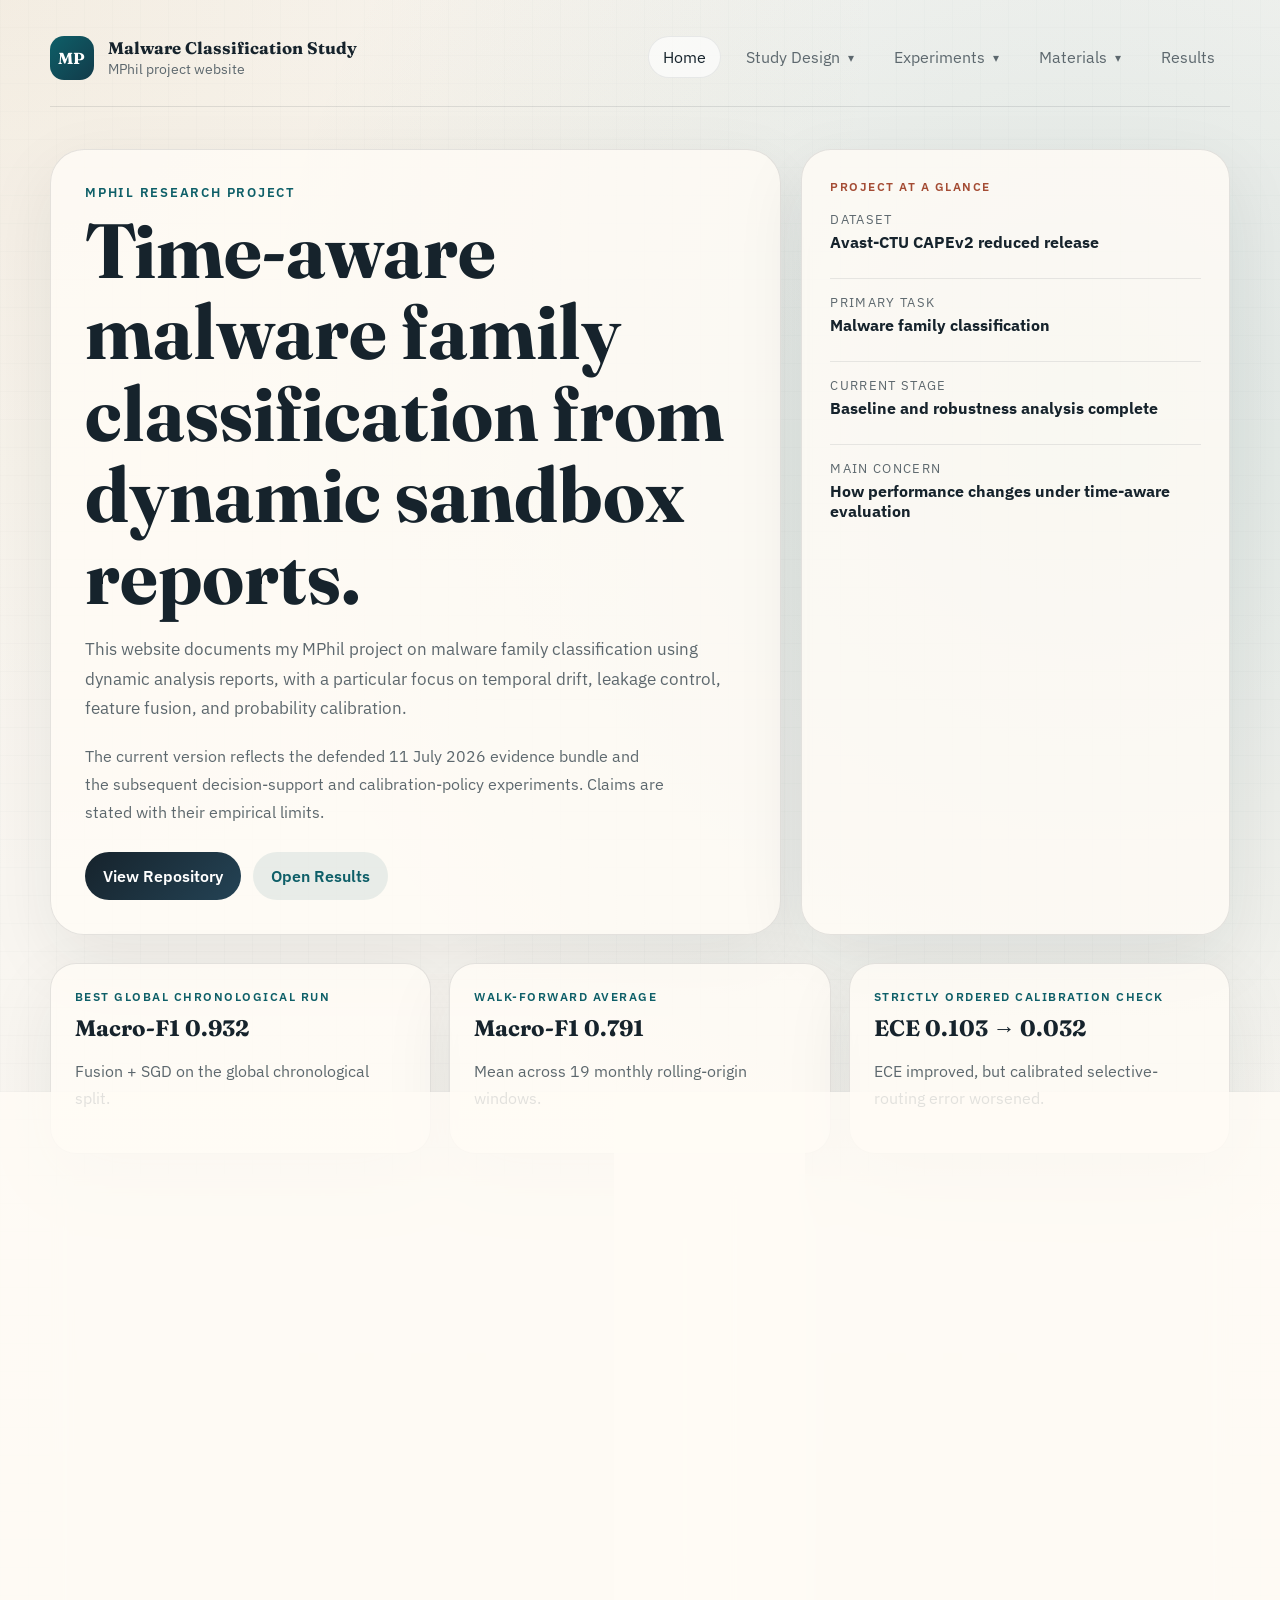
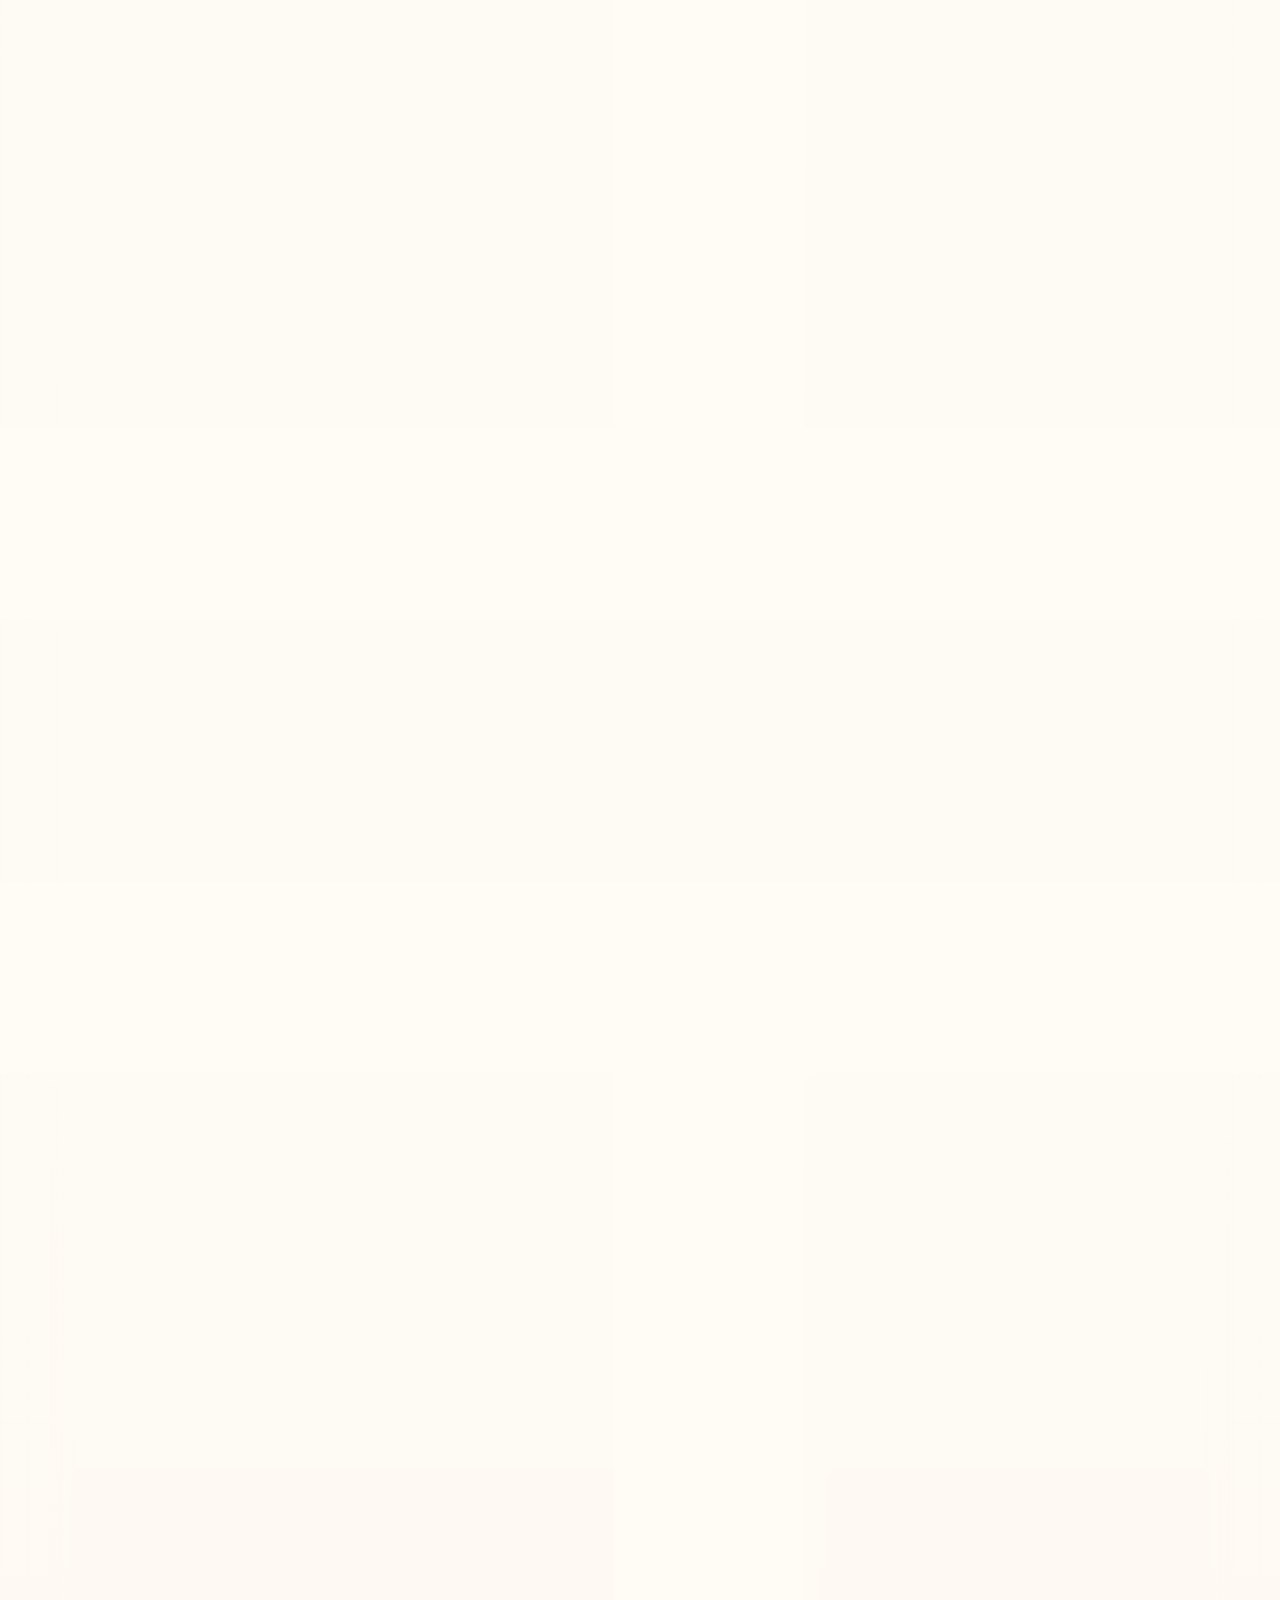
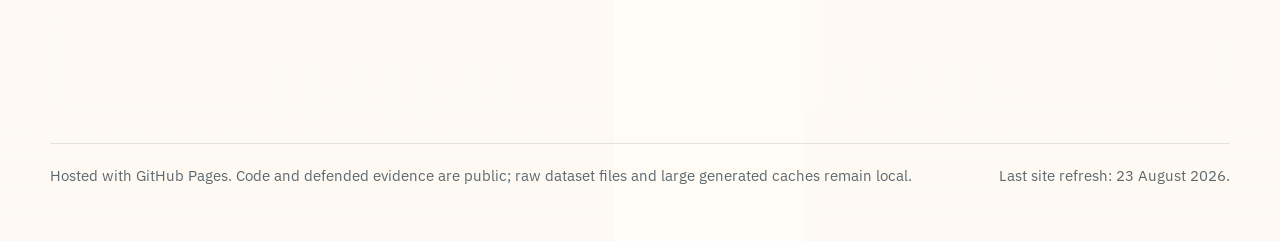
<file: site/index.html>
<!DOCTYPE html>
<html lang="en">
  <head>
    <meta charset="utf-8" />
    <meta name="viewport" content="width=device-width, initial-scale=1" />
    <title>MPhil Research Project | Malware Family Classification</title>
    <meta
      name="description"
      content="Website for an MPhil project on malware family classification, temporal evaluation, leakage control, and model reliability."
    />
    <link rel="preconnect" href="https://fonts.googleapis.com" />
    <link rel="preconnect" href="https://fonts.gstatic.com" crossorigin />
    <link
      href="https://fonts.googleapis.com/css2?family=Fraunces:opsz,wght@9..144,500;9..144,700&family=IBM+Plex+Sans:wght@400;500;600&display=swap"
      rel="stylesheet"
    />
    <link rel="stylesheet" href="assets/styles.css" />
  </head>
  <body>
    <div class="page-shell">
      <header class="site-header">
        <a class="brand" href="index.html">
          <span class="brand-mark">MP</span>
          <span class="brand-copy">
            <strong>Malware Classification Study</strong>
            <small>MPhil project website</small>
          </span>
        </a>

        <nav class="site-nav" aria-label="Primary">
          <a class="nav-link active" href="index.html">Home</a>

          <details class="nav-group">
            <summary class="nav-summary">Study Design</summary>
            <div class="nav-menu">
              <a href="methods.html#questions">Research Questions</a>
              <a href="methods.html#workflow">Workflow</a>
              <a href="methods.html#features">Feature Views</a>
              <a href="methods.html#evaluation">Evaluation</a>
            </div>
          </details>

          <details class="nav-group">
            <summary class="nav-summary">Experiments</summary>
            <div class="nav-menu">
              <a href="experiments.html#baseline">Baselines</a>
              <a href="experiments.html#temporal">Temporal Analysis</a>
              <a href="experiments.html#reliability">Reliability</a>
            </div>
          </details>

          <details class="nav-group">
            <summary class="nav-summary">Materials</summary>
            <div class="nav-menu">
              <a href="materials.html#data">Data</a>
              <a href="materials.html#repo">Repository</a>
              <a href="materials.html#notes">Working Notes</a>
            </div>
          </details>

          <a class="nav-link" href="results.html">Results</a>
        </nav>
      </header>

      <main>
        <section class="hero">
          <div class="hero-copy reveal">
            <p class="eyebrow">MPhil research project</p>
            <h1>Time-aware malware family classification from dynamic sandbox reports.</h1>
            <p class="lead">
              This website documents my MPhil project on malware family
              classification using dynamic analysis reports, with a particular
              focus on temporal drift, leakage control, feature fusion, and
              probability calibration.
            </p>
            <p class="lead secondary">
              The current version reflects the defended 11 July 2026 evidence
              bundle and the subsequent decision-support and calibration-policy
              experiments. Claims are stated with their empirical limits.
            </p>
            <div class="hero-actions">
              <a class="button primary" href="https://github.com/pinkysworld/Mphil">View Repository</a>
              <a class="button secondary" href="results.html">Open Results</a>
            </div>
          </div>

          <aside class="hero-panel reveal">
            <p class="panel-kicker">Project at a glance</p>
            <ul class="summary-list">
              <li>
                <span>Dataset</span>
                <strong>Avast-CTU CAPEv2 reduced release</strong>
              </li>
              <li>
                <span>Primary task</span>
                <strong>Malware family classification</strong>
              </li>
              <li>
                <span>Current stage</span>
                <strong>Baseline and robustness analysis complete</strong>
              </li>
              <li>
                <span>Main concern</span>
                <strong>How performance changes under time-aware evaluation</strong>
              </li>
            </ul>
          </aside>
        </section>

        <section class="metric-strip reveal">
          <article class="metric-card">
            <span class="metric-label">Best global chronological run</span>
            <strong>Macro-F1 0.932</strong>
            <p>Fusion + SGD on the global chronological split.</p>
          </article>
          <article class="metric-card">
            <span class="metric-label">Walk-forward average</span>
            <strong>Macro-F1 0.791</strong>
            <p>Mean across 19 monthly rolling-origin windows.</p>
          </article>
          <article class="metric-card">
            <span class="metric-label">Strictly ordered calibration check</span>
            <strong>ECE 0.103 → 0.032</strong>
            <p>ECE improved, but calibrated selective-routing error worsened.</p>
          </article>
        </section>

        <section class="section-grid">
          <section class="panel reveal">
            <div class="section-heading">
              <p class="eyebrow">Research Questions</p>
              <h2>What the project is trying to answer</h2>
            </div>
            <div class="card-grid two-up">
              <article class="content-card">
                <h3>RQ1</h3>
                <p>What empirical relationship exists between temporal invariance and discriminability for features derived from leakage-controlled reduced CAPEv2 reports?</p>
              </article>
              <article class="content-card">
                <h3>RQ2</h3>
                <p>To what extent does token-level leakage inflate apparent discriminability under random splits, and how does leakage removal change the estimated trade-off under strict chronological evaluation?</p>
              </article>
              <article class="content-card">
                <h3>RQ3</h3>
                <p>How do the four feature views—API-call patterns, behavioural artefact tokens, behavioural summary counts, and compact static PE counts—compare under view-appropriate invariance and discriminability diagnostics, and does four-view feature-level fusion improve predictive performance over an aligned API-only baseline under chronological and forecast-horizon evaluation?</p>
              </article>
              <article class="content-card">
                <h3>RQ4</h3>
                <p>Can calibration and selective prediction provide a stable and technically defensible risk-coverage trade-off across time, and how does this relate to feature invariance?</p>
              </article>
            </div>
          </section>

          <section class="panel reveal">
            <div class="section-heading">
              <p class="eyebrow">Site Structure</p>
              <h2>Where to find what</h2>
            </div>
            <div class="link-stack">
              <a class="link-card" href="methods.html">
                <strong>Study Design</strong>
                <span>Research questions, workflow, feature views, and evaluation protocol.</span>
              </a>
              <a class="link-card" href="experiments.html">
                <strong>Experiments</strong>
                <span>What each script does, why it is included, and how the analyses fit together.</span>
              </a>
              <a class="link-card" href="results.html">
                <strong>Results</strong>
                <span>Current baseline figures, temporal findings, leakage checks, and calibration outcomes.</span>
              </a>
              <a class="link-card" href="materials.html">
                <strong>Materials</strong>
                <span>Dataset handling, repository structure, and reproducibility notes.</span>
              </a>
            </div>
          </section>
        </section>

        <section class="panel wide reveal">
          <div class="section-heading">
            <p class="eyebrow">Current Findings</p>
            <h2>Bounded conclusions from the completed run set</h2>
          </div>
          <div class="card-grid four-up">
            <article class="content-card tone-accent">
              <h3>Fusion helps</h3>
              <p>The strongest global chronological baseline so far uses fused views with SGD rather than a single feature family alone.</p>
            </article>
            <article class="content-card tone-accent">
              <h3>Text views carry most of the signal</h3>
              <p>API tokens and artefact tokens provide most of the predictive signal, but the heterogeneous shift diagnostics do not establish a single invariance frontier.</p>
            </article>
            <article class="content-card tone-accent">
              <h3>Time still makes the task harder</h3>
              <p>Walk-forward macro-F1 varies substantially by month, ranging from 0.669 to 0.929 across the current windows.</p>
            </article>
            <article class="content-card tone-accent">
              <h3>Calibration is metric-specific</h3>
              <p>Sigmoid calibration reduced expected calibration error, but worsened Brier score, log loss, and future selective-routing error in the strict sensitivity experiment.</p>
            </article>
          </div>
        </section>

        <section class="section-grid">
          <section class="panel reveal">
            <div class="section-heading">
              <p class="eyebrow">Project Status</p>
              <h2>What is already in place</h2>
            </div>
            <ul class="status-list">
              <li><strong>Data ingestion:</strong> completed for the reduced Avast archive and label join.</li>
              <li><strong>Leakage audit:</strong> completed and recorded in the public checksum-verifiable evidence bundle.</li>
              <li><strong>Split construction:</strong> random, global chronological, and per-family chronological splits are available.</li>
              <li><strong>Feature extraction:</strong> defended manifests describe API, artefact, count, and PE views; large matrices remain local.</li>
              <li><strong>Baseline experiments:</strong> completed for the main comparison set.</li>
              <li><strong>Robustness analysis:</strong> invariance, walk-forward, leakage ablation, and calibration runs are complete.</li>
            </ul>
          </section>

          <section class="panel reveal">
            <div class="section-heading">
              <p class="eyebrow">Methodological Scope</p>
              <h2>What the public supplement supports</h2>
            </div>
            <div class="card-grid one-up">
              <article class="content-card">
                <h3>Reproducible computation</h3>
                <p>Versioned code, locked dependencies, split manifests, replay inputs, tests, and checksums support independent inspection of the reported computations.</p>
              </article>
              <article class="content-card">
                <h3>Auditable decision logic</h3>
                <p>The four-state policy maps confidence provenance, temporal status, scope evidence, and explanation availability to bounded recommendations.</p>
              </article>
              <article class="content-card">
                <h3>Prospective validation boundary</h3>
                <p>No archived replay reaches supported enrichment and no analyst outcome is measured. Production and usability claims remain future work.</p>
              </article>
            </div>
          </section>
        </section>
      </main>

      <footer class="site-footer">
        <p>Hosted with GitHub Pages. Code and defended evidence are public; raw dataset files and large generated caches remain local.</p>
        <p>Last site refresh: 23 August 2026.</p>
      </footer>
    </div>
  </body>
</html>
</file>
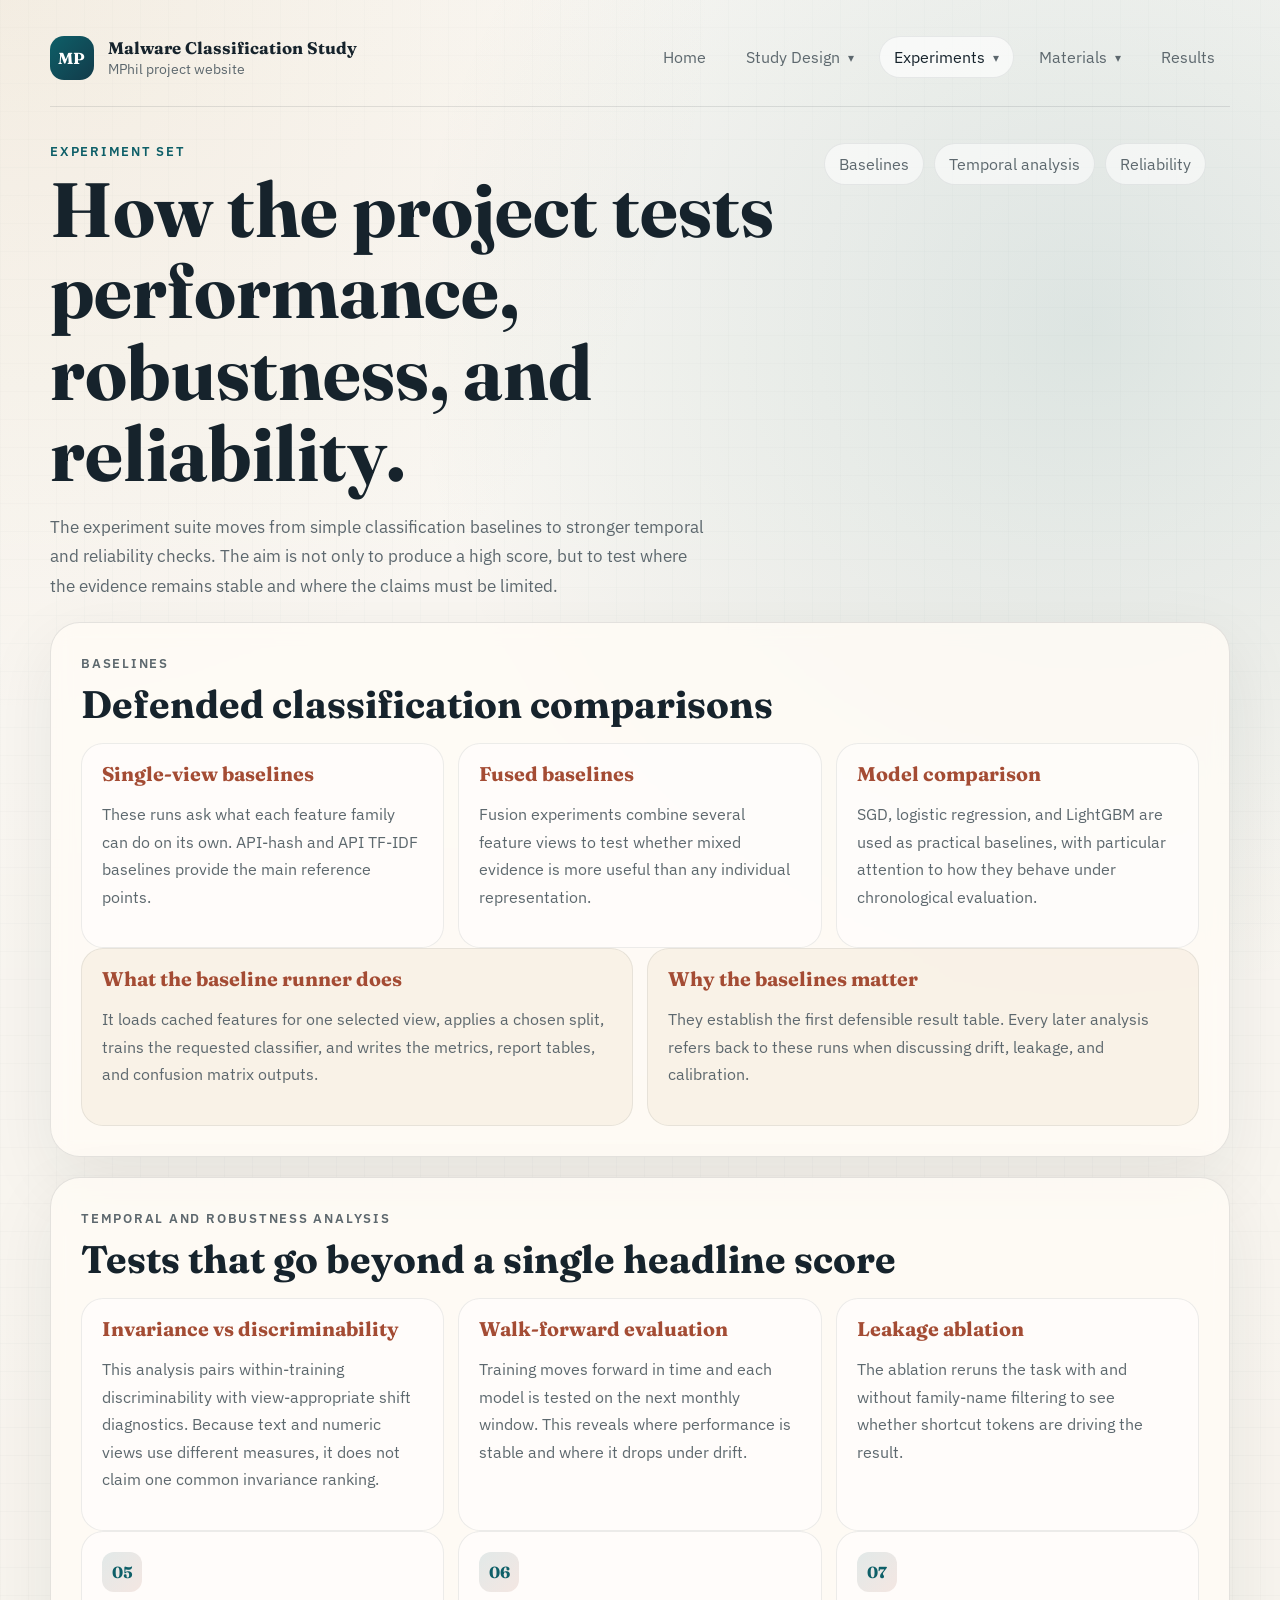
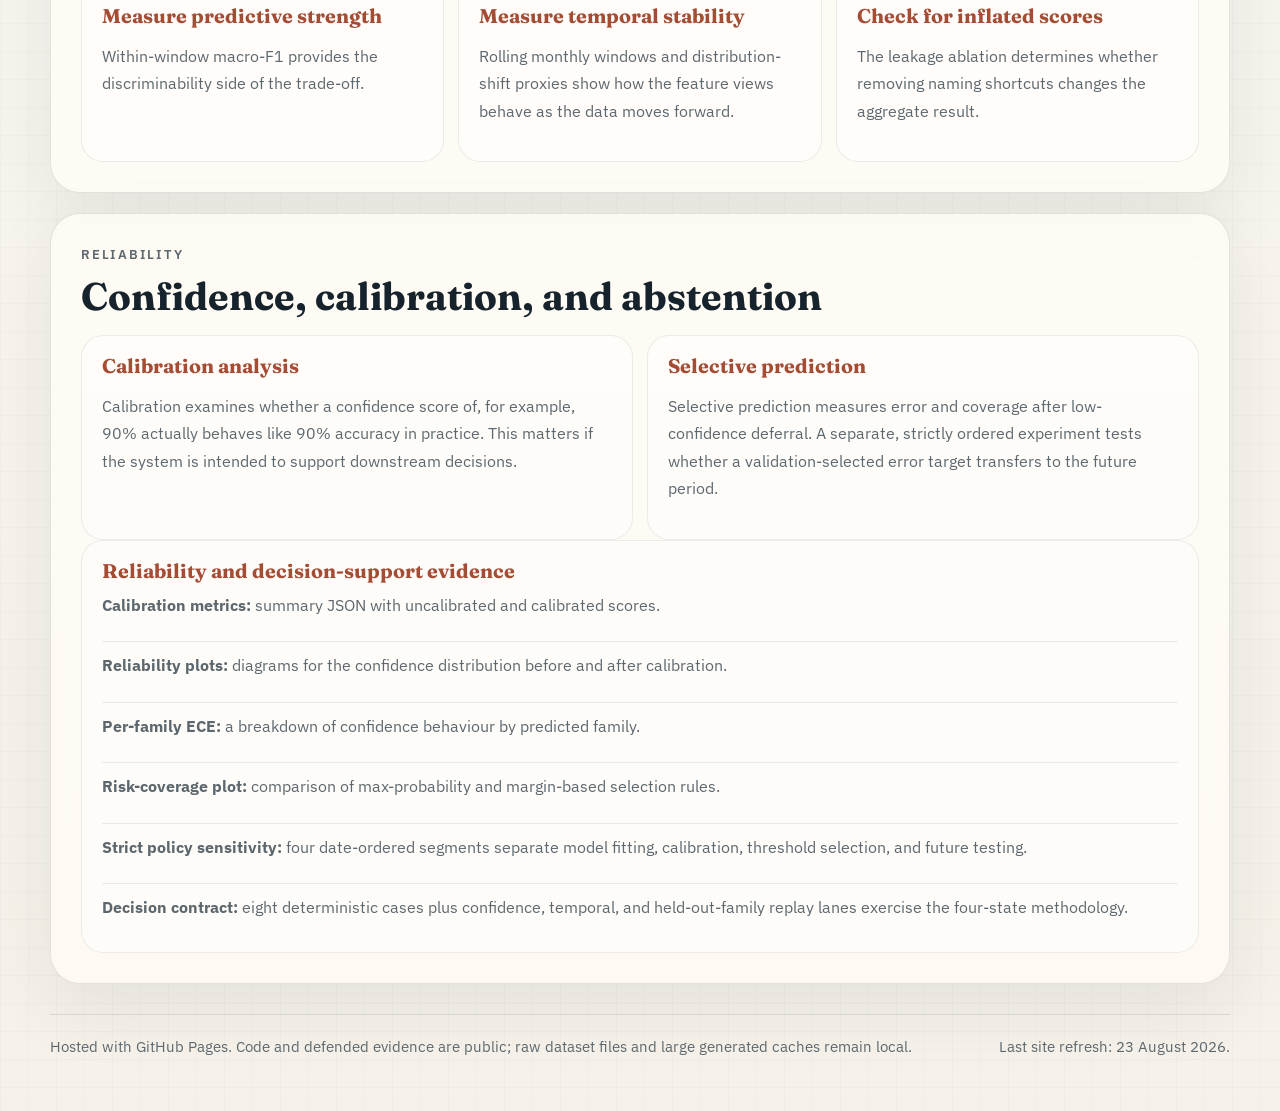
<file: site/experiments.html>
<!DOCTYPE html>
<html lang="en">
  <head>
    <meta charset="utf-8" />
    <meta name="viewport" content="width=device-width, initial-scale=1" />
    <title>Experiments | MPhil Research Project</title>
    <meta
      name="description"
      content="Experiment set for the MPhil malware family classification project."
    />
    <link rel="preconnect" href="https://fonts.googleapis.com" />
    <link rel="preconnect" href="https://fonts.gstatic.com" crossorigin />
    <link
      href="https://fonts.googleapis.com/css2?family=Fraunces:opsz,wght@9..144,500;9..144,700&family=IBM+Plex+Sans:wght@400;500;600&display=swap"
      rel="stylesheet"
    />
    <link rel="stylesheet" href="assets/styles.css" />
  </head>
  <body>
    <div class="page-shell">
      <header class="site-header">
        <a class="brand" href="index.html">
          <span class="brand-mark">MP</span>
          <span class="brand-copy">
            <strong>Malware Classification Study</strong>
            <small>MPhil project website</small>
          </span>
        </a>

        <nav class="site-nav" aria-label="Primary">
          <a class="nav-link" href="index.html">Home</a>

          <details class="nav-group">
            <summary class="nav-summary">Study Design</summary>
            <div class="nav-menu">
              <a href="methods.html#questions">Research Questions</a>
              <a href="methods.html#workflow">Workflow</a>
              <a href="methods.html#features">Feature Views</a>
              <a href="methods.html#evaluation">Evaluation</a>
            </div>
          </details>

          <details class="nav-group">
            <summary class="nav-summary current">Experiments</summary>
            <div class="nav-menu">
              <a href="#baseline">Baselines</a>
              <a href="#temporal">Temporal Analysis</a>
              <a href="#reliability">Reliability</a>
            </div>
          </details>

          <details class="nav-group">
            <summary class="nav-summary">Materials</summary>
            <div class="nav-menu">
              <a href="materials.html#data">Data</a>
              <a href="materials.html#repo">Repository</a>
              <a href="materials.html#notes">Working Notes</a>
            </div>
          </details>

          <a class="nav-link" href="results.html">Results</a>
        </nav>
      </header>

      <main>
        <section class="page-hero reveal">
          <div>
            <p class="eyebrow">Experiment Set</p>
            <h1>How the project tests performance, robustness, and reliability.</h1>
            <p class="lead">
              The experiment suite moves from simple classification baselines to
              stronger temporal and reliability checks. The aim is not only to
              produce a high score, but to test where the evidence remains
              stable and where the claims must be limited.
            </p>
          </div>
          <div class="jump-links">
            <a href="#baseline">Baselines</a>
            <a href="#temporal">Temporal analysis</a>
            <a href="#reliability">Reliability</a>
          </div>
        </section>

        <section id="baseline" class="panel wide reveal">
          <div class="section-heading">
            <p class="eyebrow">Baselines</p>
            <h2>Defended classification comparisons</h2>
          </div>
          <div class="card-grid three-up">
            <article class="content-card">
              <h3>Single-view baselines</h3>
              <p>These runs ask what each feature family can do on its own. API-hash and API TF-IDF baselines provide the main reference points.</p>
            </article>
            <article class="content-card">
              <h3>Fused baselines</h3>
              <p>Fusion experiments combine several feature views to test whether mixed evidence is more useful than any individual representation.</p>
            </article>
            <article class="content-card">
              <h3>Model comparison</h3>
              <p>SGD, logistic regression, and LightGBM are used as practical baselines, with particular attention to how they behave under chronological evaluation.</p>
            </article>
          </div>
          <div class="card-grid two-up">
            <article class="content-card tone-soft">
              <h3>What the baseline runner does</h3>
              <p>It loads cached features for one selected view, applies a chosen split, trains the requested classifier, and writes the metrics, report tables, and confusion matrix outputs.</p>
            </article>
            <article class="content-card tone-soft">
              <h3>Why the baselines matter</h3>
              <p>They establish the first defensible result table. Every later analysis refers back to these runs when discussing drift, leakage, and calibration.</p>
            </article>
          </div>
        </section>

        <section id="temporal" class="panel wide reveal">
          <div class="section-heading">
            <p class="eyebrow">Temporal and Robustness Analysis</p>
            <h2>Tests that go beyond a single headline score</h2>
          </div>
          <div class="card-grid three-up">
            <article class="content-card">
              <h3>Invariance vs discriminability</h3>
              <p>This analysis pairs within-training discriminability with view-appropriate shift diagnostics. Because text and numeric views use different measures, it does not claim one common invariance ranking.</p>
            </article>
            <article class="content-card">
              <h3>Walk-forward evaluation</h3>
              <p>Training moves forward in time and each model is tested on the next monthly window. This reveals where performance is stable and where it drops under drift.</p>
            </article>
            <article class="content-card">
              <h3>Leakage ablation</h3>
              <p>The ablation reruns the task with and without family-name filtering to see whether shortcut tokens are driving the result.</p>
            </article>
          </div>
          <div class="step-grid compact">
            <article class="step-card">
              <span class="step-number">05</span>
              <h3>Measure predictive strength</h3>
              <p>Within-window macro-F1 provides the discriminability side of the trade-off.</p>
            </article>
            <article class="step-card">
              <span class="step-number">06</span>
              <h3>Measure temporal stability</h3>
              <p>Rolling monthly windows and distribution-shift proxies show how the feature views behave as the data moves forward.</p>
            </article>
            <article class="step-card">
              <span class="step-number">07</span>
              <h3>Check for inflated scores</h3>
              <p>The leakage ablation determines whether removing naming shortcuts changes the aggregate result.</p>
            </article>
          </div>
        </section>

        <section id="reliability" class="panel wide reveal">
          <div class="section-heading">
            <p class="eyebrow">Reliability</p>
            <h2>Confidence, calibration, and abstention</h2>
          </div>
          <div class="card-grid two-up">
            <article class="content-card">
              <h3>Calibration analysis</h3>
              <p>Calibration examines whether a confidence score of, for example, 90% actually behaves like 90% accuracy in practice. This matters if the system is intended to support downstream decisions.</p>
            </article>
            <article class="content-card">
              <h3>Selective prediction</h3>
              <p>Selective prediction measures error and coverage after low-confidence deferral. A separate, strictly ordered experiment tests whether a validation-selected error target transfers to the future period.</p>
            </article>
          </div>
          <div class="table-card">
            <h3>Reliability and decision-support evidence</h3>
            <ul class="status-list compact-list">
              <li><strong>Calibration metrics:</strong> summary JSON with uncalibrated and calibrated scores.</li>
              <li><strong>Reliability plots:</strong> diagrams for the confidence distribution before and after calibration.</li>
              <li><strong>Per-family ECE:</strong> a breakdown of confidence behaviour by predicted family.</li>
              <li><strong>Risk-coverage plot:</strong> comparison of max-probability and margin-based selection rules.</li>
              <li><strong>Strict policy sensitivity:</strong> four date-ordered segments separate model fitting, calibration, threshold selection, and future testing.</li>
              <li><strong>Decision contract:</strong> eight deterministic cases plus confidence, temporal, and held-out-family replay lanes exercise the four-state methodology.</li>
            </ul>
          </div>
        </section>
      </main>

      <footer class="site-footer">
        <p>Hosted with GitHub Pages. Code and defended evidence are public; raw dataset files and large generated caches remain local.</p>
        <p>Last site refresh: 23 August 2026.</p>
      </footer>
    </div>
  </body>
</html>
</file>
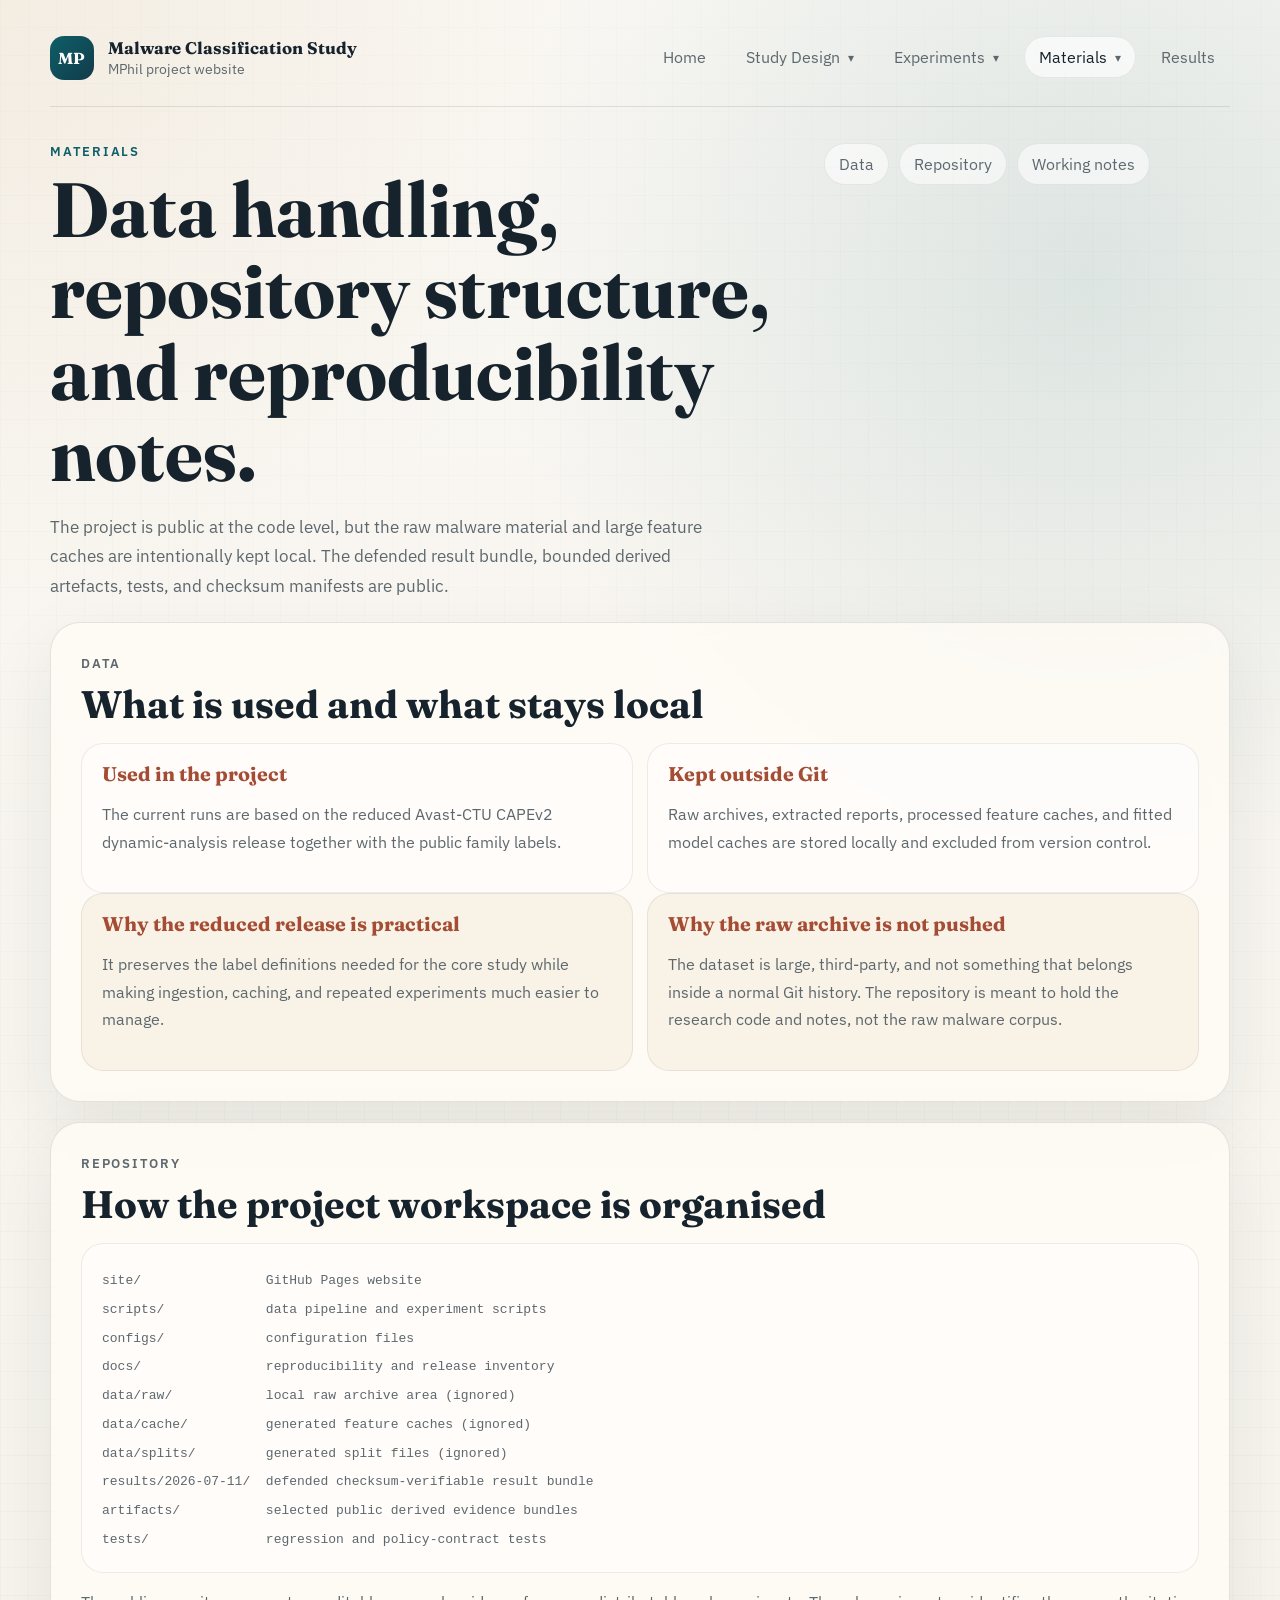
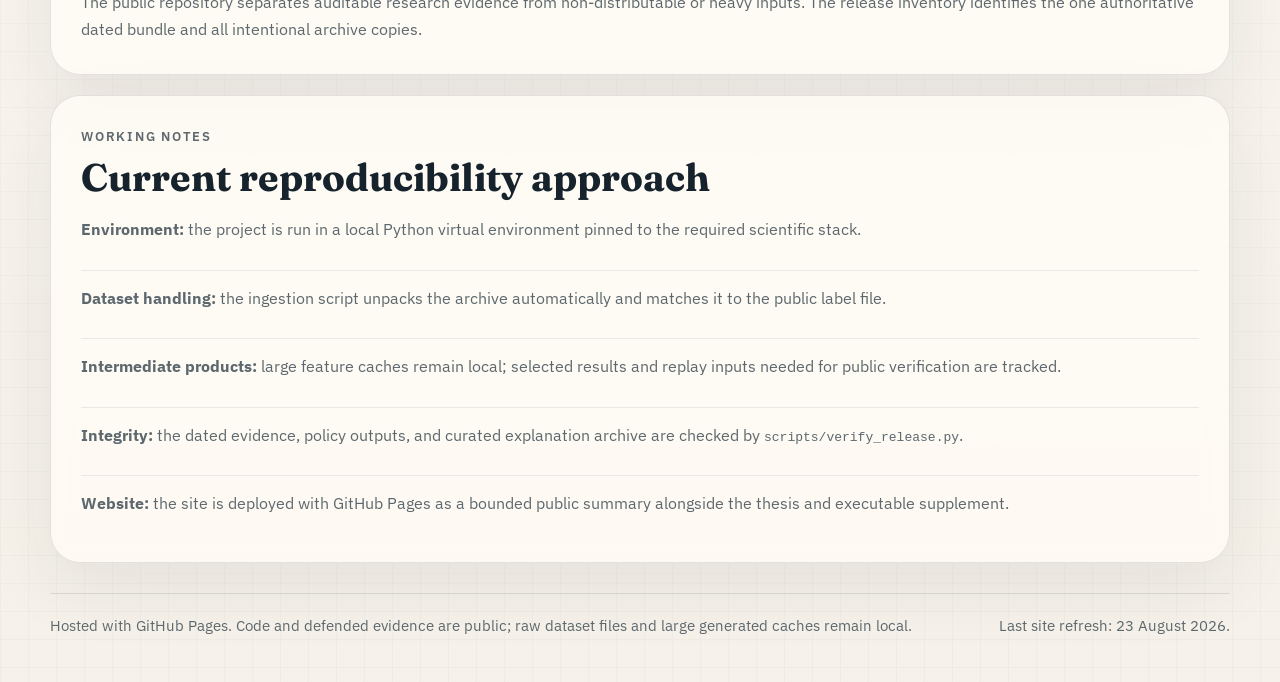
<file: site/materials.html>
<!DOCTYPE html>
<html lang="en">
  <head>
    <meta charset="utf-8" />
    <meta name="viewport" content="width=device-width, initial-scale=1" />
    <title>Materials | MPhil Research Project</title>
    <meta
      name="description"
      content="Data, repository structure, and reproducibility notes for the MPhil malware classification project."
    />
    <link rel="preconnect" href="https://fonts.googleapis.com" />
    <link rel="preconnect" href="https://fonts.gstatic.com" crossorigin />
    <link
      href="https://fonts.googleapis.com/css2?family=Fraunces:opsz,wght@9..144,500;9..144,700&family=IBM+Plex+Sans:wght@400;500;600&display=swap"
      rel="stylesheet"
    />
    <link rel="stylesheet" href="assets/styles.css" />
  </head>
  <body>
    <div class="page-shell">
      <header class="site-header">
        <a class="brand" href="index.html">
          <span class="brand-mark">MP</span>
          <span class="brand-copy">
            <strong>Malware Classification Study</strong>
            <small>MPhil project website</small>
          </span>
        </a>

        <nav class="site-nav" aria-label="Primary">
          <a class="nav-link" href="index.html">Home</a>

          <details class="nav-group">
            <summary class="nav-summary">Study Design</summary>
            <div class="nav-menu">
              <a href="methods.html#questions">Research Questions</a>
              <a href="methods.html#workflow">Workflow</a>
              <a href="methods.html#features">Feature Views</a>
              <a href="methods.html#evaluation">Evaluation</a>
            </div>
          </details>

          <details class="nav-group">
            <summary class="nav-summary">Experiments</summary>
            <div class="nav-menu">
              <a href="experiments.html#baseline">Baselines</a>
              <a href="experiments.html#temporal">Temporal Analysis</a>
              <a href="experiments.html#reliability">Reliability</a>
            </div>
          </details>

          <details class="nav-group">
            <summary class="nav-summary current">Materials</summary>
            <div class="nav-menu">
              <a href="#data">Data</a>
              <a href="#repo">Repository</a>
              <a href="#notes">Working Notes</a>
            </div>
          </details>

          <a class="nav-link" href="results.html">Results</a>
        </nav>
      </header>

      <main>
        <section class="page-hero reveal">
          <div>
            <p class="eyebrow">Materials</p>
            <h1>Data handling, repository structure, and reproducibility notes.</h1>
            <p class="lead">
              The project is public at the code level, but the raw malware
              material and large feature caches are intentionally kept local.
              The defended result bundle, bounded derived artefacts, tests, and
              checksum manifests are public.
            </p>
          </div>
          <div class="jump-links">
            <a href="#data">Data</a>
            <a href="#repo">Repository</a>
            <a href="#notes">Working notes</a>
          </div>
        </section>

        <section id="data" class="panel wide reveal">
          <div class="section-heading">
            <p class="eyebrow">Data</p>
            <h2>What is used and what stays local</h2>
          </div>
          <div class="card-grid two-up">
            <article class="content-card">
              <h3>Used in the project</h3>
              <p>The current runs are based on the reduced Avast-CTU CAPEv2 dynamic-analysis release together with the public family labels.</p>
            </article>
            <article class="content-card">
              <h3>Kept outside Git</h3>
              <p>Raw archives, extracted reports, processed feature caches, and fitted model caches are stored locally and excluded from version control.</p>
            </article>
          </div>
          <div class="card-grid two-up">
            <article class="content-card tone-soft">
              <h3>Why the reduced release is practical</h3>
              <p>It preserves the label definitions needed for the core study while making ingestion, caching, and repeated experiments much easier to manage.</p>
            </article>
            <article class="content-card tone-soft">
              <h3>Why the raw archive is not pushed</h3>
              <p>The dataset is large, third-party, and not something that belongs inside a normal Git history. The repository is meant to hold the research code and notes, not the raw malware corpus.</p>
            </article>
          </div>
        </section>

        <section id="repo" class="panel wide reveal">
          <div class="section-heading">
            <p class="eyebrow">Repository</p>
            <h2>How the project workspace is organised</h2>
          </div>
          <div class="table-card">
            <pre class="code-block"><code>site/                GitHub Pages website
scripts/             data pipeline and experiment scripts
configs/             configuration files
docs/                reproducibility and release inventory
data/raw/            local raw archive area (ignored)
data/cache/          generated feature caches (ignored)
data/splits/         generated split files (ignored)
results/2026-07-11/  defended checksum-verifiable result bundle
artifacts/           selected public derived evidence bundles
tests/               regression and policy-contract tests</code></pre>
          </div>
          <p class="section-note">
            The public repository separates auditable research evidence from
            non-distributable or heavy inputs. The release inventory identifies
            the one authoritative dated bundle and all intentional archive copies.
          </p>
        </section>

        <section id="notes" class="panel wide reveal">
          <div class="section-heading">
            <p class="eyebrow">Working Notes</p>
            <h2>Current reproducibility approach</h2>
          </div>
          <ul class="status-list">
            <li><strong>Environment:</strong> the project is run in a local Python virtual environment pinned to the required scientific stack.</li>
            <li><strong>Dataset handling:</strong> the ingestion script unpacks the archive automatically and matches it to the public label file.</li>
            <li><strong>Intermediate products:</strong> large feature caches remain local; selected results and replay inputs needed for public verification are tracked.</li>
            <li><strong>Integrity:</strong> the dated evidence, policy outputs, and curated explanation archive are checked by <code>scripts/verify_release.py</code>.</li>
            <li><strong>Website:</strong> the site is deployed with GitHub Pages as a bounded public summary alongside the thesis and executable supplement.</li>
          </ul>
        </section>
      </main>

      <footer class="site-footer">
        <p>Hosted with GitHub Pages. Code and defended evidence are public; raw dataset files and large generated caches remain local.</p>
        <p>Last site refresh: 23 August 2026.</p>
      </footer>
    </div>
  </body>
</html>
</file>
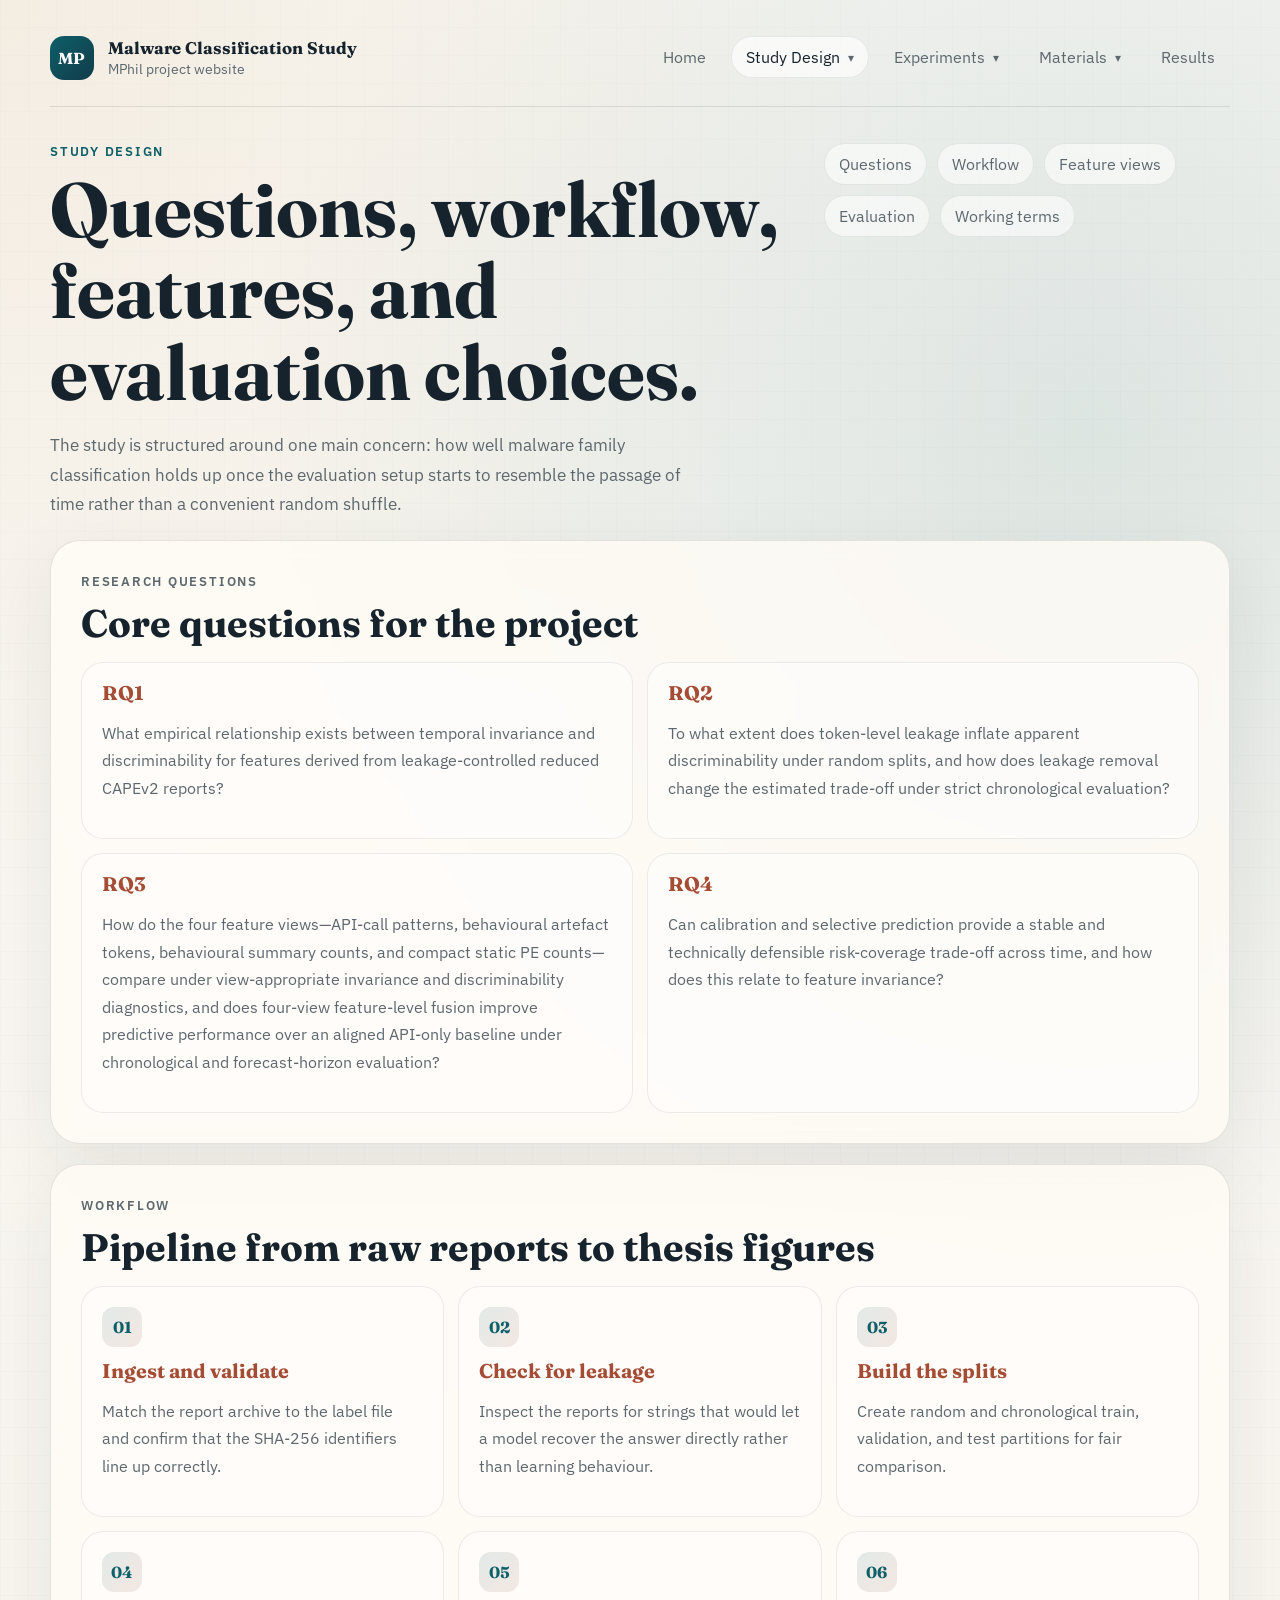
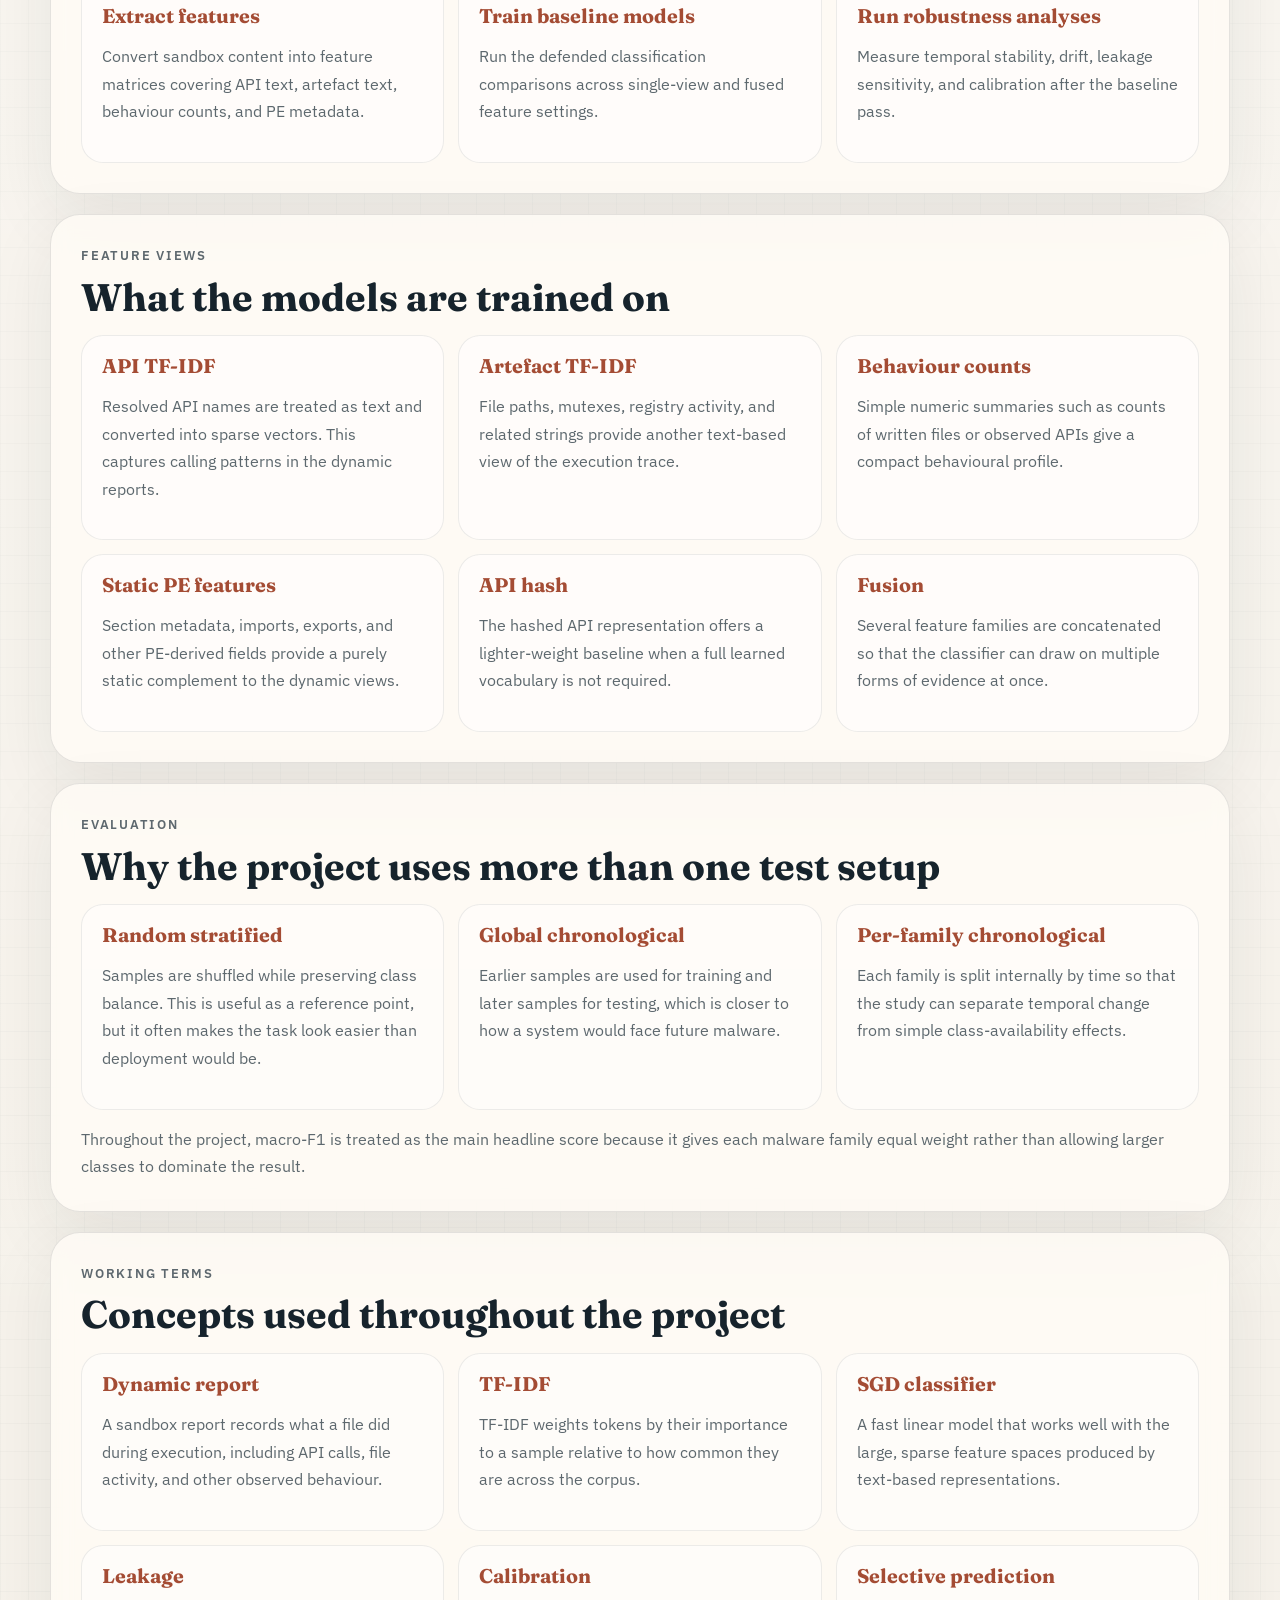
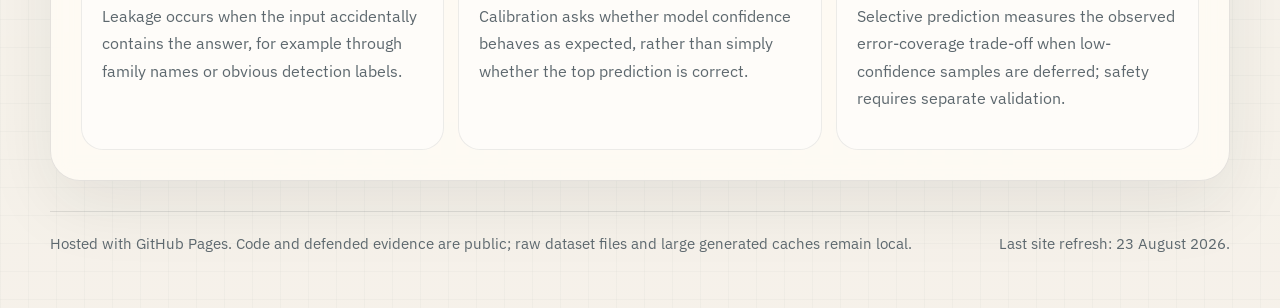
<file: site/methods.html>
<!DOCTYPE html>
<html lang="en">
  <head>
    <meta charset="utf-8" />
    <meta name="viewport" content="width=device-width, initial-scale=1" />
    <title>Study Design | MPhil Research Project</title>
    <meta
      name="description"
      content="Study design for the MPhil malware family classification project."
    />
    <link rel="preconnect" href="https://fonts.googleapis.com" />
    <link rel="preconnect" href="https://fonts.gstatic.com" crossorigin />
    <link
      href="https://fonts.googleapis.com/css2?family=Fraunces:opsz,wght@9..144,500;9..144,700&family=IBM+Plex+Sans:wght@400;500;600&display=swap"
      rel="stylesheet"
    />
    <link rel="stylesheet" href="assets/styles.css" />
  </head>
  <body>
    <div class="page-shell">
      <header class="site-header">
        <a class="brand" href="index.html">
          <span class="brand-mark">MP</span>
          <span class="brand-copy">
            <strong>Malware Classification Study</strong>
            <small>MPhil project website</small>
          </span>
        </a>

        <nav class="site-nav" aria-label="Primary">
          <a class="nav-link" href="index.html">Home</a>

          <details class="nav-group">
            <summary class="nav-summary current">Study Design</summary>
            <div class="nav-menu">
              <a href="#questions">Research Questions</a>
              <a href="#workflow">Workflow</a>
              <a href="#features">Feature Views</a>
              <a href="#evaluation">Evaluation</a>
            </div>
          </details>

          <details class="nav-group">
            <summary class="nav-summary">Experiments</summary>
            <div class="nav-menu">
              <a href="experiments.html#baseline">Baselines</a>
              <a href="experiments.html#temporal">Temporal Analysis</a>
              <a href="experiments.html#reliability">Reliability</a>
            </div>
          </details>

          <details class="nav-group">
            <summary class="nav-summary">Materials</summary>
            <div class="nav-menu">
              <a href="materials.html#data">Data</a>
              <a href="materials.html#repo">Repository</a>
              <a href="materials.html#notes">Working Notes</a>
            </div>
          </details>

          <a class="nav-link" href="results.html">Results</a>
        </nav>
      </header>

      <main>
        <section class="page-hero reveal">
          <div>
            <p class="eyebrow">Study Design</p>
            <h1>Questions, workflow, features, and evaluation choices.</h1>
            <p class="lead">
              The study is structured around one main concern: how well malware
              family classification holds up once the evaluation setup starts to
              resemble the passage of time rather than a convenient random
              shuffle.
            </p>
          </div>
          <div class="jump-links">
            <a href="#questions">Questions</a>
            <a href="#workflow">Workflow</a>
            <a href="#features">Feature views</a>
            <a href="#evaluation">Evaluation</a>
            <a href="#concepts">Working terms</a>
          </div>
        </section>

        <section id="questions" class="panel wide reveal">
          <div class="section-heading">
            <p class="eyebrow">Research Questions</p>
            <h2>Core questions for the project</h2>
          </div>
          <div class="card-grid two-up">
            <article class="content-card">
              <h3>RQ1</h3>
              <p>What empirical relationship exists between temporal invariance and discriminability for features derived from leakage-controlled reduced CAPEv2 reports?</p>
            </article>
            <article class="content-card">
              <h3>RQ2</h3>
              <p>To what extent does token-level leakage inflate apparent discriminability under random splits, and how does leakage removal change the estimated trade-off under strict chronological evaluation?</p>
            </article>
            <article class="content-card">
              <h3>RQ3</h3>
              <p>How do the four feature views—API-call patterns, behavioural artefact tokens, behavioural summary counts, and compact static PE counts—compare under view-appropriate invariance and discriminability diagnostics, and does four-view feature-level fusion improve predictive performance over an aligned API-only baseline under chronological and forecast-horizon evaluation?</p>
            </article>
            <article class="content-card">
              <h3>RQ4</h3>
              <p>Can calibration and selective prediction provide a stable and technically defensible risk-coverage trade-off across time, and how does this relate to feature invariance?</p>
            </article>
          </div>
        </section>

        <section id="workflow" class="panel wide reveal">
          <div class="section-heading">
            <p class="eyebrow">Workflow</p>
            <h2>Pipeline from raw reports to thesis figures</h2>
          </div>
          <div class="step-grid">
            <article class="step-card">
              <span class="step-number">01</span>
              <h3>Ingest and validate</h3>
              <p>Match the report archive to the label file and confirm that the SHA-256 identifiers line up correctly.</p>
            </article>
            <article class="step-card">
              <span class="step-number">02</span>
              <h3>Check for leakage</h3>
              <p>Inspect the reports for strings that would let a model recover the answer directly rather than learning behaviour.</p>
            </article>
            <article class="step-card">
              <span class="step-number">03</span>
              <h3>Build the splits</h3>
              <p>Create random and chronological train, validation, and test partitions for fair comparison.</p>
            </article>
            <article class="step-card">
              <span class="step-number">04</span>
              <h3>Extract features</h3>
              <p>Convert sandbox content into feature matrices covering API text, artefact text, behaviour counts, and PE metadata.</p>
            </article>
            <article class="step-card">
              <span class="step-number">05</span>
              <h3>Train baseline models</h3>
              <p>Run the defended classification comparisons across single-view and fused feature settings.</p>
            </article>
            <article class="step-card">
              <span class="step-number">06</span>
              <h3>Run robustness analyses</h3>
              <p>Measure temporal stability, drift, leakage sensitivity, and calibration after the baseline pass.</p>
            </article>
          </div>
        </section>

        <section id="features" class="panel wide reveal">
          <div class="section-heading">
            <p class="eyebrow">Feature Views</p>
            <h2>What the models are trained on</h2>
          </div>
          <div class="card-grid three-up">
            <article class="content-card">
              <h3>API TF-IDF</h3>
              <p>Resolved API names are treated as text and converted into sparse vectors. This captures calling patterns in the dynamic reports.</p>
            </article>
            <article class="content-card">
              <h3>Artefact TF-IDF</h3>
              <p>File paths, mutexes, registry activity, and related strings provide another text-based view of the execution trace.</p>
            </article>
            <article class="content-card">
              <h3>Behaviour counts</h3>
              <p>Simple numeric summaries such as counts of written files or observed APIs give a compact behavioural profile.</p>
            </article>
            <article class="content-card">
              <h3>Static PE features</h3>
              <p>Section metadata, imports, exports, and other PE-derived fields provide a purely static complement to the dynamic views.</p>
            </article>
            <article class="content-card">
              <h3>API hash</h3>
              <p>The hashed API representation offers a lighter-weight baseline when a full learned vocabulary is not required.</p>
            </article>
            <article class="content-card">
              <h3>Fusion</h3>
              <p>Several feature families are concatenated so that the classifier can draw on multiple forms of evidence at once.</p>
            </article>
          </div>
        </section>

        <section id="evaluation" class="panel wide reveal">
          <div class="section-heading">
            <p class="eyebrow">Evaluation</p>
            <h2>Why the project uses more than one test setup</h2>
          </div>
          <div class="card-grid three-up">
            <article class="content-card">
              <h3>Random stratified</h3>
              <p>Samples are shuffled while preserving class balance. This is useful as a reference point, but it often makes the task look easier than deployment would be.</p>
            </article>
            <article class="content-card">
              <h3>Global chronological</h3>
              <p>Earlier samples are used for training and later samples for testing, which is closer to how a system would face future malware.</p>
            </article>
            <article class="content-card">
              <h3>Per-family chronological</h3>
              <p>Each family is split internally by time so that the study can separate temporal change from simple class-availability effects.</p>
            </article>
          </div>
          <p class="section-note">
            Throughout the project, macro-F1 is treated as the main headline
            score because it gives each malware family equal weight rather than
            allowing larger classes to dominate the result.
          </p>
        </section>

        <section id="concepts" class="panel wide reveal">
          <div class="section-heading">
            <p class="eyebrow">Working Terms</p>
            <h2>Concepts used throughout the project</h2>
          </div>
          <div class="card-grid three-up">
            <article class="content-card">
              <h3>Dynamic report</h3>
              <p>A sandbox report records what a file did during execution, including API calls, file activity, and other observed behaviour.</p>
            </article>
            <article class="content-card">
              <h3>TF-IDF</h3>
              <p>TF-IDF weights tokens by their importance to a sample relative to how common they are across the corpus.</p>
            </article>
            <article class="content-card">
              <h3>SGD classifier</h3>
              <p>A fast linear model that works well with the large, sparse feature spaces produced by text-based representations.</p>
            </article>
            <article class="content-card">
              <h3>Leakage</h3>
              <p>Leakage occurs when the input accidentally contains the answer, for example through family names or obvious detection labels.</p>
            </article>
            <article class="content-card">
              <h3>Calibration</h3>
              <p>Calibration asks whether model confidence behaves as expected, rather than simply whether the top prediction is correct.</p>
            </article>
            <article class="content-card">
              <h3>Selective prediction</h3>
              <p>Selective prediction measures the observed error-coverage trade-off when low-confidence samples are deferred; safety requires separate validation.</p>
            </article>
          </div>
        </section>
      </main>

      <footer class="site-footer">
        <p>Hosted with GitHub Pages. Code and defended evidence are public; raw dataset files and large generated caches remain local.</p>
        <p>Last site refresh: 23 August 2026.</p>
      </footer>
    </div>
  </body>
</html>
</file>
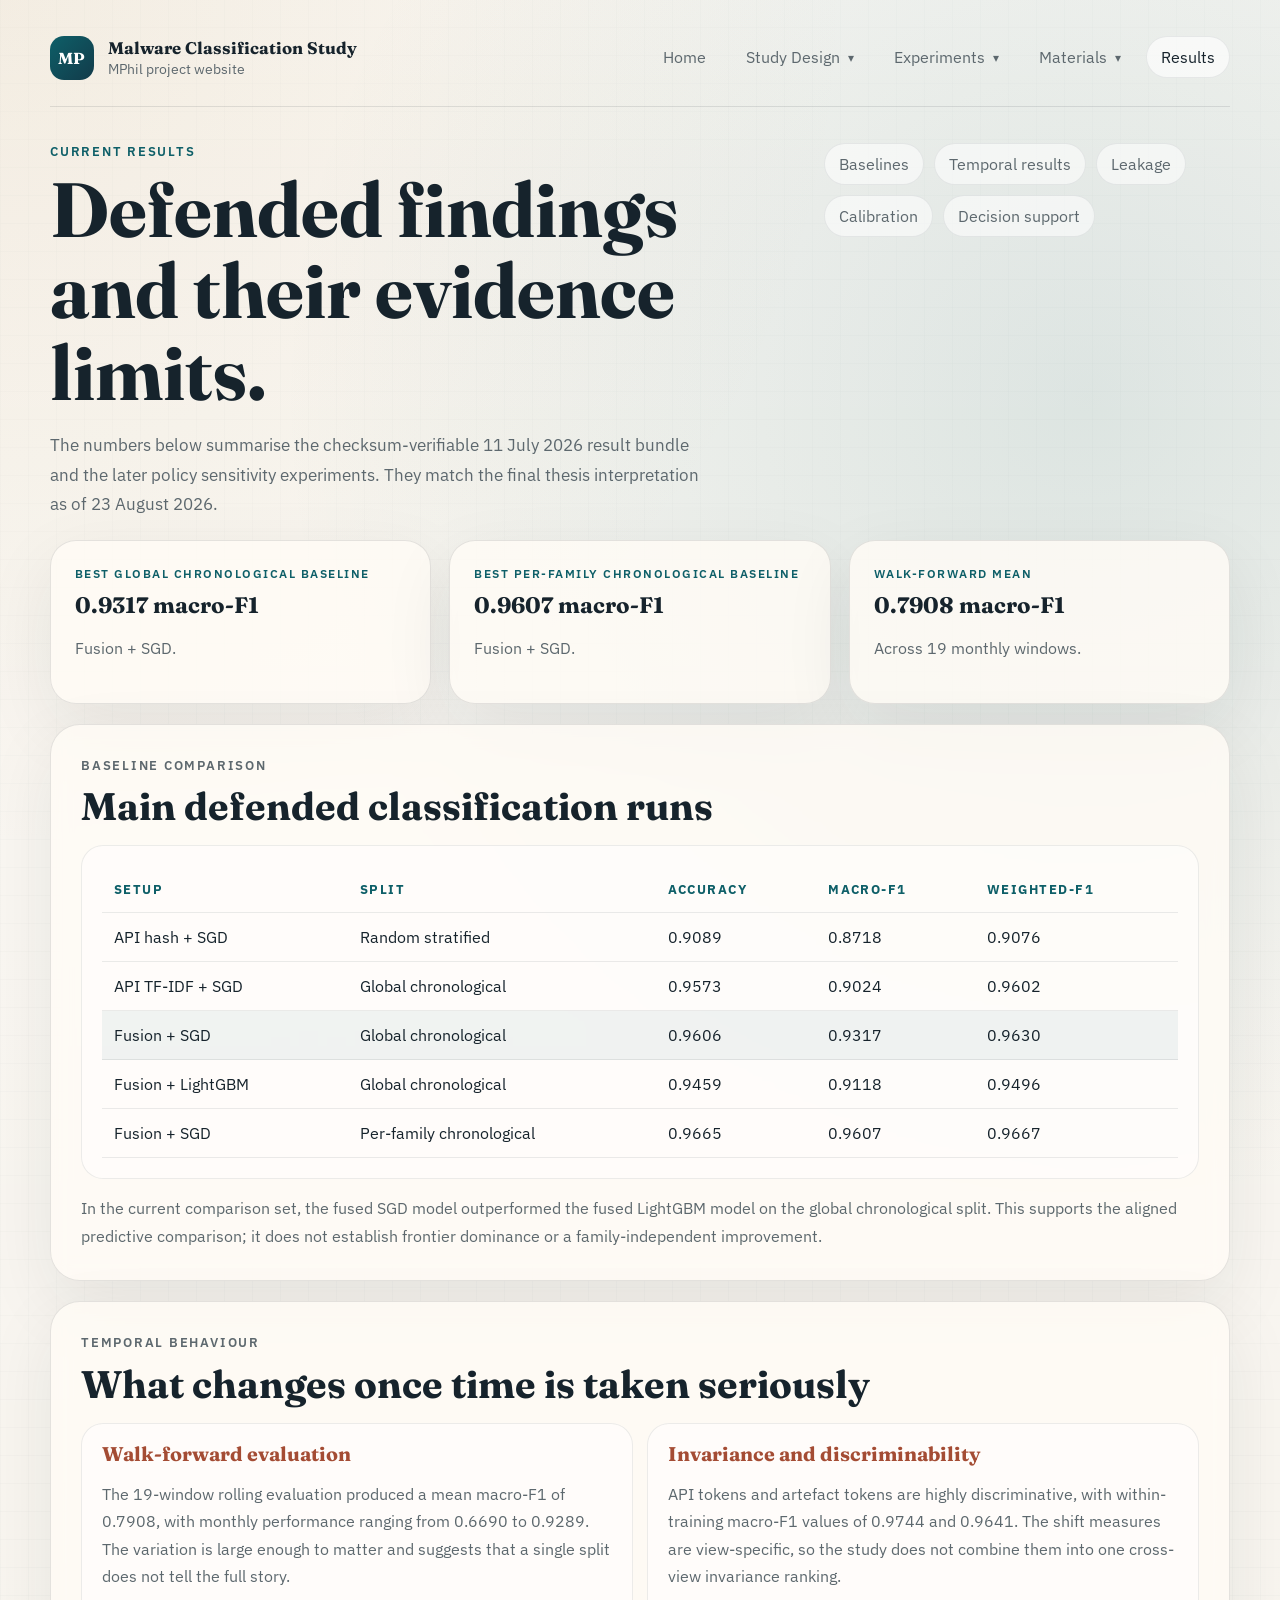
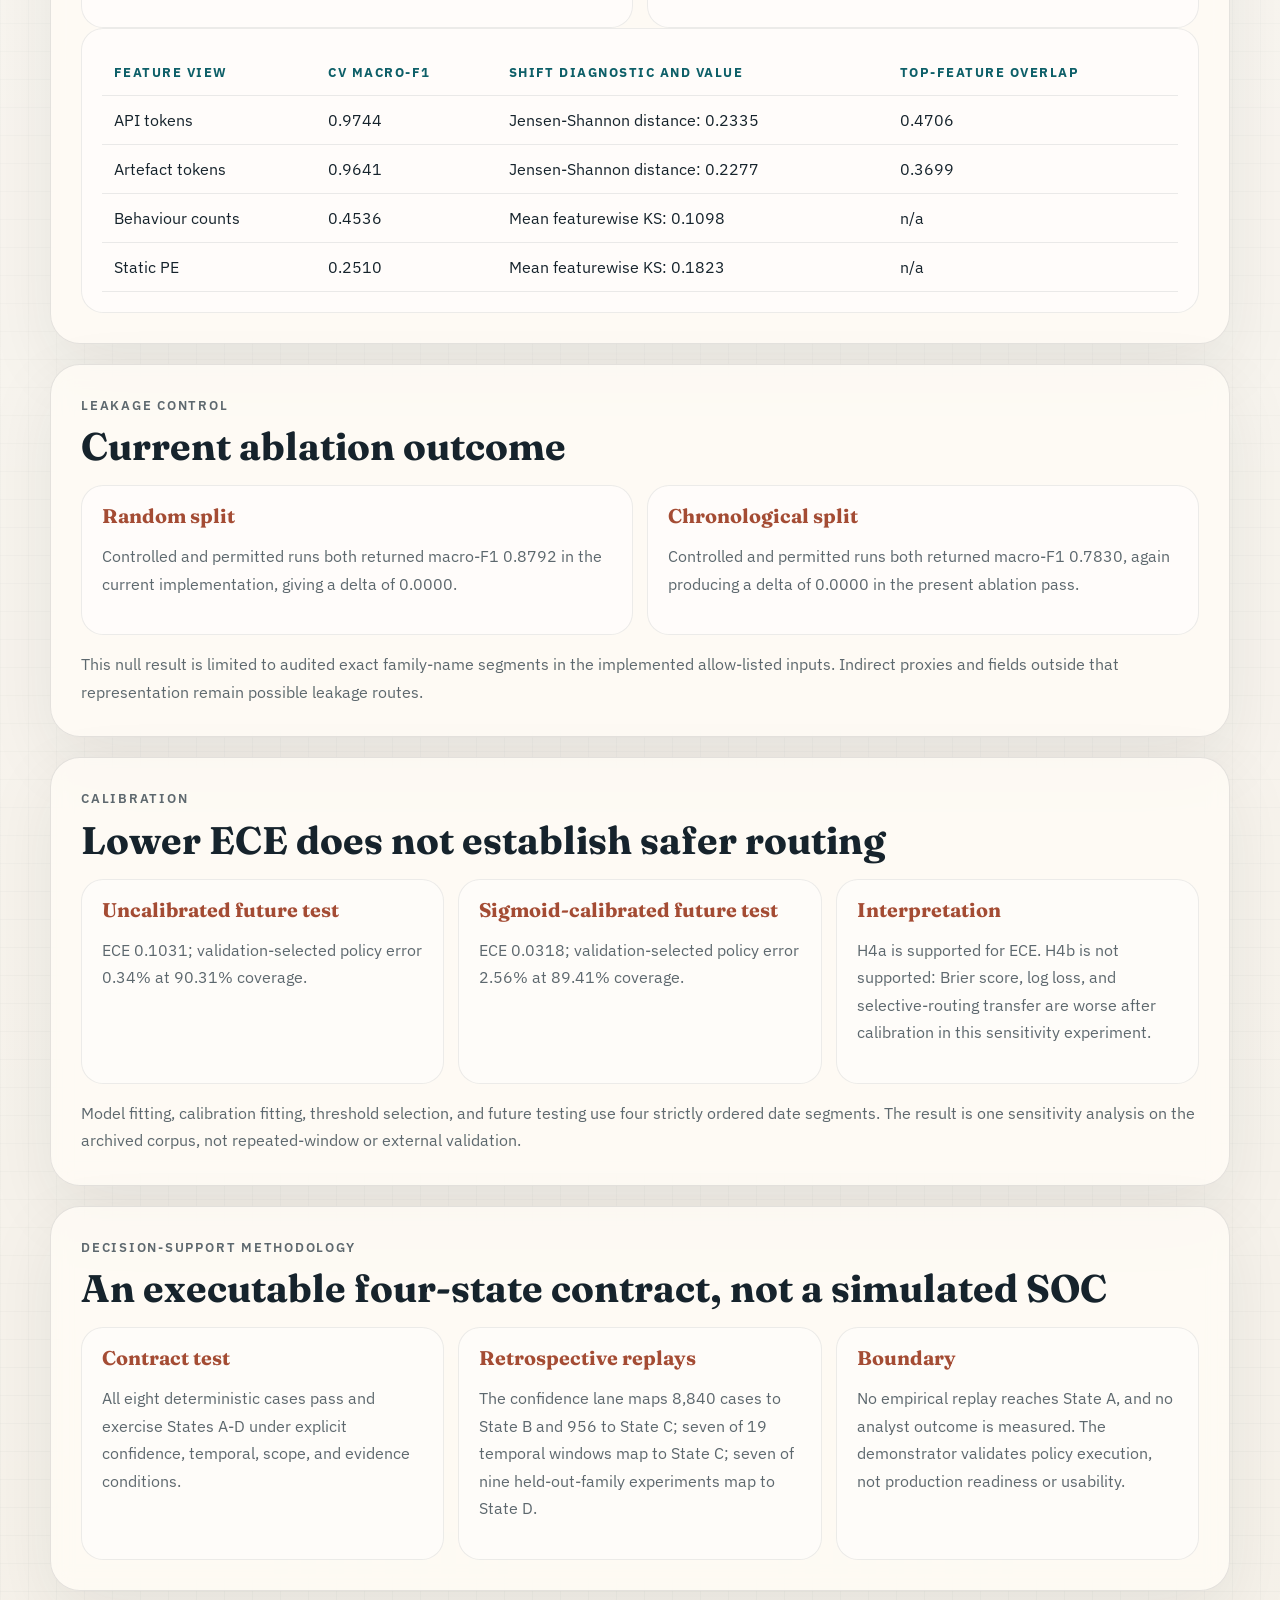
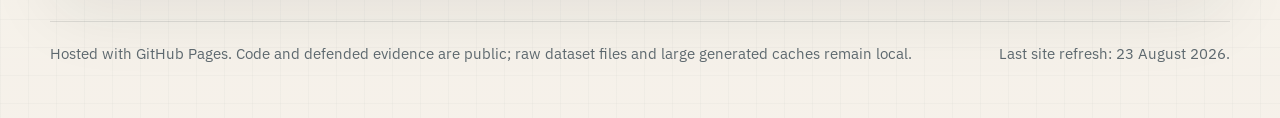
<file: site/results.html>
<!DOCTYPE html>
<html lang="en">
  <head>
    <meta charset="utf-8" />
    <meta name="viewport" content="width=device-width, initial-scale=1" />
    <title>Results | MPhil Research Project</title>
    <meta
      name="description"
      content="Current results for the MPhil malware family classification project."
    />
    <link rel="preconnect" href="https://fonts.googleapis.com" />
    <link rel="preconnect" href="https://fonts.gstatic.com" crossorigin />
    <link
      href="https://fonts.googleapis.com/css2?family=Fraunces:opsz,wght@9..144,500;9..144,700&family=IBM+Plex+Sans:wght@400;500;600&display=swap"
      rel="stylesheet"
    />
    <link rel="stylesheet" href="assets/styles.css" />
  </head>
  <body>
    <div class="page-shell">
      <header class="site-header">
        <a class="brand" href="index.html">
          <span class="brand-mark">MP</span>
          <span class="brand-copy">
            <strong>Malware Classification Study</strong>
            <small>MPhil project website</small>
          </span>
        </a>

        <nav class="site-nav" aria-label="Primary">
          <a class="nav-link" href="index.html">Home</a>

          <details class="nav-group">
            <summary class="nav-summary">Study Design</summary>
            <div class="nav-menu">
              <a href="methods.html#questions">Research Questions</a>
              <a href="methods.html#workflow">Workflow</a>
              <a href="methods.html#features">Feature Views</a>
              <a href="methods.html#evaluation">Evaluation</a>
            </div>
          </details>

          <details class="nav-group">
            <summary class="nav-summary">Experiments</summary>
            <div class="nav-menu">
              <a href="experiments.html#baseline">Baselines</a>
              <a href="experiments.html#temporal">Temporal Analysis</a>
              <a href="experiments.html#reliability">Reliability</a>
            </div>
          </details>

          <details class="nav-group">
            <summary class="nav-summary">Materials</summary>
            <div class="nav-menu">
              <a href="materials.html#data">Data</a>
              <a href="materials.html#repo">Repository</a>
              <a href="materials.html#notes">Working Notes</a>
            </div>
          </details>

          <a class="nav-link active" href="results.html">Results</a>
        </nav>
      </header>

      <main>
        <section class="page-hero reveal">
          <div>
            <p class="eyebrow">Current Results</p>
            <h1>Defended findings and their evidence limits.</h1>
            <p class="lead">
              The numbers below summarise the checksum-verifiable 11 July 2026
              result bundle and the later policy sensitivity experiments. They
              match the final thesis interpretation as of 23 August 2026.
            </p>
          </div>
          <div class="jump-links">
            <a href="#baselines">Baselines</a>
            <a href="#temporal">Temporal results</a>
            <a href="#leakage">Leakage</a>
            <a href="#calibration">Calibration</a>
            <a href="#decision-support">Decision support</a>
          </div>
        </section>

        <section class="metric-strip reveal">
          <article class="metric-card">
            <span class="metric-label">Best global chronological baseline</span>
            <strong>0.9317 macro-F1</strong>
            <p>Fusion + SGD.</p>
          </article>
          <article class="metric-card">
            <span class="metric-label">Best per-family chronological baseline</span>
            <strong>0.9607 macro-F1</strong>
            <p>Fusion + SGD.</p>
          </article>
          <article class="metric-card">
            <span class="metric-label">Walk-forward mean</span>
            <strong>0.7908 macro-F1</strong>
            <p>Across 19 monthly windows.</p>
          </article>
        </section>

        <section id="baselines" class="panel wide reveal">
          <div class="section-heading">
            <p class="eyebrow">Baseline Comparison</p>
            <h2>Main defended classification runs</h2>
          </div>
          <div class="table-card">
            <table class="results-table">
              <thead>
                <tr>
                  <th>Setup</th>
                  <th>Split</th>
                  <th>Accuracy</th>
                  <th>Macro-F1</th>
                  <th>Weighted-F1</th>
                </tr>
              </thead>
              <tbody>
                <tr>
                  <td>API hash + SGD</td>
                  <td>Random stratified</td>
                  <td>0.9089</td>
                  <td>0.8718</td>
                  <td>0.9076</td>
                </tr>
                <tr>
                  <td>API TF-IDF + SGD</td>
                  <td>Global chronological</td>
                  <td>0.9573</td>
                  <td>0.9024</td>
                  <td>0.9602</td>
                </tr>
                <tr class="highlight-row">
                  <td>Fusion + SGD</td>
                  <td>Global chronological</td>
                  <td>0.9606</td>
                  <td>0.9317</td>
                  <td>0.9630</td>
                </tr>
                <tr>
                  <td>Fusion + LightGBM</td>
                  <td>Global chronological</td>
                  <td>0.9459</td>
                  <td>0.9118</td>
                  <td>0.9496</td>
                </tr>
                <tr>
                  <td>Fusion + SGD</td>
                  <td>Per-family chronological</td>
                  <td>0.9665</td>
                  <td>0.9607</td>
                  <td>0.9667</td>
                </tr>
              </tbody>
            </table>
          </div>
          <p class="section-note">
            In the current comparison set, the fused SGD model outperformed the
            fused LightGBM model on the global chronological split. This
            supports the aligned predictive comparison; it does not establish
            frontier dominance or a family-independent improvement.
          </p>
        </section>

        <section id="temporal" class="panel wide reveal">
          <div class="section-heading">
            <p class="eyebrow">Temporal Behaviour</p>
            <h2>What changes once time is taken seriously</h2>
          </div>
          <div class="card-grid two-up">
            <article class="content-card">
              <h3>Walk-forward evaluation</h3>
              <p>The 19-window rolling evaluation produced a mean macro-F1 of 0.7908, with monthly performance ranging from 0.6690 to 0.9289. The variation is large enough to matter and suggests that a single split does not tell the full story.</p>
            </article>
            <article class="content-card">
              <h3>Invariance and discriminability</h3>
              <p>API tokens and artefact tokens are highly discriminative, with within-training macro-F1 values of 0.9744 and 0.9641. The shift measures are view-specific, so the study does not combine them into one cross-view invariance ranking.</p>
            </article>
          </div>
          <div class="table-card">
            <table class="results-table">
              <thead>
                <tr>
                  <th>Feature view</th>
                  <th>CV macro-F1</th>
                  <th>Shift diagnostic and value</th>
                  <th>Top-feature overlap</th>
                </tr>
              </thead>
              <tbody>
                <tr>
                  <td>API tokens</td>
                  <td>0.9744</td>
                  <td>Jensen-Shannon distance: 0.2335</td>
                  <td>0.4706</td>
                </tr>
                <tr>
                  <td>Artefact tokens</td>
                  <td>0.9641</td>
                  <td>Jensen-Shannon distance: 0.2277</td>
                  <td>0.3699</td>
                </tr>
                <tr>
                  <td>Behaviour counts</td>
                  <td>0.4536</td>
                  <td>Mean featurewise KS: 0.1098</td>
                  <td>n/a</td>
                </tr>
                <tr>
                  <td>Static PE</td>
                  <td>0.2510</td>
                  <td>Mean featurewise KS: 0.1823</td>
                  <td>n/a</td>
                </tr>
              </tbody>
            </table>
          </div>
        </section>

        <section id="leakage" class="panel wide reveal">
          <div class="section-heading">
            <p class="eyebrow">Leakage Control</p>
            <h2>Current ablation outcome</h2>
          </div>
          <div class="card-grid two-up">
            <article class="content-card">
              <h3>Random split</h3>
              <p>Controlled and permitted runs both returned macro-F1 0.8792 in the current implementation, giving a delta of 0.0000.</p>
            </article>
            <article class="content-card">
              <h3>Chronological split</h3>
              <p>Controlled and permitted runs both returned macro-F1 0.7830, again producing a delta of 0.0000 in the present ablation pass.</p>
            </article>
          </div>
          <p class="section-note">
            This null result is limited to audited exact family-name segments
            in the implemented allow-listed inputs. Indirect proxies and fields
            outside that representation remain possible leakage routes.
          </p>
        </section>

        <section id="calibration" class="panel wide reveal">
          <div class="section-heading">
            <p class="eyebrow">Calibration</p>
            <h2>Lower ECE does not establish safer routing</h2>
          </div>
          <div class="card-grid three-up">
            <article class="content-card">
              <h3>Uncalibrated future test</h3>
              <p>ECE 0.1031; validation-selected policy error 0.34% at 90.31% coverage.</p>
            </article>
            <article class="content-card">
              <h3>Sigmoid-calibrated future test</h3>
              <p>ECE 0.0318; validation-selected policy error 2.56% at 89.41% coverage.</p>
            </article>
            <article class="content-card">
              <h3>Interpretation</h3>
              <p>H4a is supported for ECE. H4b is not supported: Brier score, log loss, and selective-routing transfer are worse after calibration in this sensitivity experiment.</p>
            </article>
          </div>
          <p class="section-note">
            Model fitting, calibration fitting, threshold selection, and future
            testing use four strictly ordered date segments. The result is one
            sensitivity analysis on the archived corpus, not repeated-window or
            external validation.
          </p>
        </section>

        <section id="decision-support" class="panel wide reveal">
          <div class="section-heading">
            <p class="eyebrow">Decision-support methodology</p>
            <h2>An executable four-state contract, not a simulated SOC</h2>
          </div>
          <div class="card-grid three-up">
            <article class="content-card">
              <h3>Contract test</h3>
              <p>All eight deterministic cases pass and exercise States A-D under explicit confidence, temporal, scope, and evidence conditions.</p>
            </article>
            <article class="content-card">
              <h3>Retrospective replays</h3>
              <p>The confidence lane maps 8,840 cases to State B and 956 to State C; seven of 19 temporal windows map to State C; seven of nine held-out-family experiments map to State D.</p>
            </article>
            <article class="content-card">
              <h3>Boundary</h3>
              <p>No empirical replay reaches State A, and no analyst outcome is measured. The demonstrator validates policy execution, not production readiness or usability.</p>
            </article>
          </div>
        </section>
      </main>

      <footer class="site-footer">
        <p>Hosted with GitHub Pages. Code and defended evidence are public; raw dataset files and large generated caches remain local.</p>
        <p>Last site refresh: 23 August 2026.</p>
      </footer>
    </div>
  </body>
</html>
</file>
<file: site/assets/styles.css>
:root {
  --paper: #f4efe6;
  --paper-deep: #e7dcc8;
  --ink: #16232c;
  --muted: #5d686e;
  --teal: #0e5f68;
  --rust: #a44c34;
  --gold: #b88d46;
  --card: rgba(255, 252, 246, 0.82);
  --card-strong: rgba(255, 250, 242, 0.94);
  --line: rgba(22, 35, 44, 0.11);
  --shadow: 0 24px 70px rgba(22, 35, 44, 0.08);
}

* {
  box-sizing: border-box;
}

html {
  scroll-behavior: smooth;
}

body {
  margin: 0;
  color: var(--ink);
  font-family: "IBM Plex Sans", sans-serif;
  background:
    radial-gradient(circle at top left, rgba(184, 141, 70, 0.10), transparent 24%),
    radial-gradient(circle at 85% 12%, rgba(14, 95, 104, 0.12), transparent 26%),
    linear-gradient(180deg, rgba(255, 255, 255, 0.55), rgba(255, 255, 255, 0.15)),
    linear-gradient(0deg, rgba(22, 35, 44, 0.03) 1px, transparent 1px),
    linear-gradient(90deg, rgba(22, 35, 44, 0.03) 1px, transparent 1px),
    var(--paper);
  background-size: auto, auto, auto, 28px 28px, 28px 28px, auto;
}

a {
  color: inherit;
}

.page-shell {
  width: min(1180px, calc(100% - 32px));
  margin: 0 auto;
  padding: 24px 0 52px;
}

.site-header {
  display: flex;
  justify-content: space-between;
  align-items: flex-start;
  gap: 20px;
  padding: 12px 0 26px;
  border-bottom: 1px solid var(--line);
}

.brand {
  display: inline-flex;
  align-items: center;
  gap: 14px;
  text-decoration: none;
}

.brand-mark {
  display: inline-flex;
  align-items: center;
  justify-content: center;
  width: 44px;
  height: 44px;
  border-radius: 14px;
  background: linear-gradient(135deg, var(--teal), #123b4a);
  color: #fff;
  font-family: "Fraunces", serif;
  font-size: 1rem;
  font-weight: 700;
  letter-spacing: 0.04em;
}

.brand-copy {
  display: grid;
  gap: 2px;
}

.brand-copy strong {
  font-family: "Fraunces", serif;
  font-size: 1.05rem;
}

.brand-copy small {
  color: var(--muted);
  font-size: 0.88rem;
}

.site-nav {
  display: flex;
  align-items: center;
  flex-wrap: wrap;
  justify-content: flex-end;
  gap: 10px;
}

.nav-link,
.nav-summary {
  display: inline-flex;
  align-items: center;
  min-height: 42px;
  padding: 0 14px;
  border-radius: 999px;
  border: 1px solid transparent;
  text-decoration: none;
  color: var(--muted);
  background: transparent;
  cursor: pointer;
  transition: background-color 160ms ease, color 160ms ease, border-color 160ms ease;
}

.nav-link:hover,
.nav-summary:hover,
.nav-link.active,
.nav-summary.current {
  color: var(--ink);
  background: rgba(255, 255, 255, 0.64);
  border-color: rgba(22, 35, 44, 0.08);
}

.nav-group {
  position: relative;
}

.nav-group summary {
  list-style: none;
}

.nav-group summary::-webkit-details-marker {
  display: none;
}

.nav-summary::after {
  content: "▾";
  margin-left: 8px;
  font-size: 0.75rem;
  color: var(--muted);
}

.nav-menu {
  position: absolute;
  top: calc(100% + 8px);
  right: 0;
  min-width: 220px;
  padding: 10px;
  border-radius: 18px;
  border: 1px solid var(--line);
  background: var(--card-strong);
  box-shadow: var(--shadow);
  display: grid;
  gap: 4px;
  z-index: 10;
}

.nav-menu a {
  padding: 10px 12px;
  border-radius: 12px;
  text-decoration: none;
  color: var(--muted);
}

.nav-menu a:hover {
  background: rgba(14, 95, 104, 0.08);
  color: var(--ink);
}

.nav-group:not([open]) .nav-menu {
  display: none;
}

main {
  display: grid;
  gap: 20px;
}

.hero,
.page-hero,
.panel,
.metric-strip,
.site-footer {
  animation: rise 640ms ease both;
}

.hero {
  display: grid;
  grid-template-columns: minmax(0, 1.45fr) minmax(300px, 0.85fr);
  gap: 20px;
  padding: 42px 0 8px;
}

.hero-copy,
.hero-panel,
.panel,
.metric-card {
  backdrop-filter: blur(10px);
  background: var(--card);
  border: 1px solid var(--line);
  box-shadow: var(--shadow);
}

.hero-copy {
  padding: 34px;
  border-radius: 34px;
}

.hero-panel {
  padding: 28px;
  border-radius: 30px;
}

.page-hero {
  display: grid;
  grid-template-columns: minmax(0, 1.3fr) minmax(260px, 0.7fr);
  gap: 20px;
  margin-top: 10px;
  padding: 26px 0 0;
}

.eyebrow {
  margin: 0 0 10px;
  letter-spacing: 0.14em;
  text-transform: uppercase;
  color: var(--teal);
  font-size: 0.79rem;
  font-weight: 600;
}

h1,
h2,
h3 {
  font-family: "Fraunces", serif;
  line-height: 1.06;
}

h1 {
  margin: 0;
  font-size: clamp(2.7rem, 6vw, 4.9rem);
}

h2 {
  margin: 0;
  font-size: clamp(1.9rem, 3vw, 2.65rem);
}

h3 {
  margin: 0 0 10px;
  font-size: 1.24rem;
}

.lead {
  max-width: 66ch;
  margin: 18px 0 0;
  color: var(--muted);
  line-height: 1.75;
  font-size: 1.06rem;
}

.lead.secondary {
  max-width: 58ch;
  font-size: 1rem;
}

.hero-actions {
  display: flex;
  flex-wrap: wrap;
  gap: 12px;
  margin-top: 26px;
}

.button {
  display: inline-flex;
  align-items: center;
  justify-content: center;
  min-height: 48px;
  padding: 0 18px;
  border-radius: 999px;
  text-decoration: none;
  font-weight: 600;
  transition: transform 180ms ease, opacity 180ms ease;
}

.button:hover {
  transform: translateY(-1px);
}

.button.primary {
  background: linear-gradient(135deg, var(--ink), #244355);
  color: #fff;
}

.button.secondary {
  background: rgba(14, 95, 104, 0.09);
  color: var(--teal);
}

.panel-kicker {
  margin: 0 0 16px;
  color: var(--rust);
  text-transform: uppercase;
  letter-spacing: 0.12em;
  font-size: 0.78rem;
  font-weight: 600;
}

.summary-list,
.status-list {
  margin: 0;
  padding: 0;
  list-style: none;
  display: grid;
  gap: 12px;
}

.summary-list li {
  display: grid;
  gap: 4px;
  padding: 14px 0;
  border-top: 1px solid rgba(22, 35, 44, 0.09);
}

.summary-list li:first-child {
  padding-top: 0;
  border-top: 0;
}

.summary-list span {
  color: var(--muted);
  font-size: 0.84rem;
  text-transform: uppercase;
  letter-spacing: 0.1em;
}

.summary-list strong {
  font-size: 1rem;
}

.metric-strip {
  display: grid;
  grid-template-columns: repeat(3, minmax(0, 1fr));
  gap: 18px;
}

.metric-card {
  padding: 24px;
  border-radius: 26px;
}

.metric-label {
  display: block;
  margin-bottom: 10px;
  color: var(--teal);
  text-transform: uppercase;
  letter-spacing: 0.12em;
  font-size: 0.78rem;
  font-weight: 600;
}

.metric-card strong {
  display: block;
  font-family: "Fraunces", serif;
  font-size: 1.4rem;
}

.metric-card p,
.content-card p,
.panel p,
.status-list li,
.step-card p,
.link-card span,
.site-footer p,
.section-note {
  color: var(--muted);
  line-height: 1.72;
}

.section-grid {
  display: grid;
  grid-template-columns: 1.12fr 0.88fr;
  gap: 20px;
}

.panel {
  padding: 28px;
  border-radius: 30px;
}

.panel.wide {
  padding: 30px;
}

.section-heading {
  margin-bottom: 18px;
}

.card-grid {
  display: grid;
  gap: 14px;
}

.card-grid.one-up {
  grid-template-columns: 1fr;
}

.card-grid.two-up {
  grid-template-columns: repeat(2, minmax(0, 1fr));
}

.card-grid.three-up {
  grid-template-columns: repeat(3, minmax(0, 1fr));
}

.card-grid.four-up {
  grid-template-columns: repeat(4, minmax(0, 1fr));
}

.content-card,
.link-card,
.step-card,
.table-card {
  padding: 20px;
  border-radius: 22px;
  border: 1px solid rgba(22, 35, 44, 0.08);
  background: rgba(255, 255, 255, 0.46);
}

.tone-accent {
  background: rgba(14, 95, 104, 0.07);
}

.tone-soft {
  background: rgba(184, 141, 70, 0.08);
}

.content-card h3,
.step-card h3,
.table-card h3 {
  color: var(--rust);
}

.link-stack {
  display: grid;
  gap: 12px;
}

.link-card {
  display: grid;
  gap: 6px;
  text-decoration: none;
  transition: transform 160ms ease, border-color 160ms ease, background-color 160ms ease;
}

.link-card:hover {
  transform: translateY(-1px);
  border-color: rgba(14, 95, 104, 0.22);
  background: rgba(14, 95, 104, 0.07);
}

.link-card strong {
  font-family: "Fraunces", serif;
  font-size: 1.15rem;
}

.status-list li {
  padding: 14px 0;
  border-top: 1px solid rgba(22, 35, 44, 0.08);
}

.status-list li:first-child {
  border-top: 0;
  padding-top: 0;
}

.step-grid {
  display: grid;
  grid-template-columns: repeat(3, minmax(0, 1fr));
  gap: 14px;
}

.step-grid.compact {
  grid-template-columns: repeat(3, minmax(0, 1fr));
}

.step-number {
  display: inline-flex;
  align-items: center;
  justify-content: center;
  width: 40px;
  height: 40px;
  margin-bottom: 14px;
  border-radius: 12px;
  background: linear-gradient(135deg, rgba(14, 95, 104, 0.12), rgba(164, 76, 52, 0.12));
  color: var(--teal);
  font-family: "Fraunces", serif;
  font-weight: 700;
}

.jump-links {
  display: flex;
  flex-wrap: wrap;
  align-content: flex-start;
  gap: 10px;
}

.jump-links a {
  display: inline-flex;
  align-items: center;
  min-height: 42px;
  padding: 0 14px;
  border-radius: 999px;
  border: 1px solid rgba(22, 35, 44, 0.08);
  background: rgba(255, 255, 255, 0.56);
  text-decoration: none;
  color: var(--muted);
}

.jump-links a:hover {
  color: var(--ink);
  background: rgba(14, 95, 104, 0.08);
}

.table-card {
  overflow-x: auto;
}

.results-table {
  width: 100%;
  border-collapse: collapse;
  min-width: 620px;
}

.results-table th,
.results-table td {
  padding: 14px 12px;
  border-bottom: 1px solid rgba(22, 35, 44, 0.09);
  text-align: left;
}

.results-table th {
  color: var(--teal);
  font-size: 0.84rem;
  text-transform: uppercase;
  letter-spacing: 0.11em;
}

.highlight-row td {
  background: rgba(14, 95, 104, 0.06);
}

.section-note {
  margin: 16px 0 0;
}

.compact-list li {
  padding: 10px 0;
}

.code-block {
  margin: 0;
  white-space: pre-wrap;
  font-family: "IBM Plex Sans", sans-serif;
  color: var(--muted);
  line-height: 1.75;
}

.site-footer {
  display: flex;
  justify-content: space-between;
  flex-wrap: wrap;
  gap: 12px 24px;
  margin-top: 30px;
  padding-top: 18px;
  border-top: 1px solid var(--line);
}

.site-footer p {
  margin: 0;
  font-size: 0.95rem;
}

.reveal {
  animation: rise 680ms ease both;
}

@keyframes rise {
  from {
    opacity: 0;
    transform: translateY(18px);
  }
  to {
    opacity: 1;
    transform: translateY(0);
  }
}

@media (max-width: 980px) {
  .hero,
  .page-hero,
  .section-grid,
  .metric-strip,
  .card-grid.four-up,
  .card-grid.three-up,
  .step-grid,
  .step-grid.compact {
    grid-template-columns: 1fr;
  }

  .card-grid.two-up {
    grid-template-columns: 1fr;
  }

  .site-header {
    flex-direction: column;
  }

  .site-nav {
    justify-content: flex-start;
  }
}

@media (max-width: 760px) {
  .page-shell {
    width: min(100% - 20px, 1180px);
  }

  .hero-copy,
  .hero-panel,
  .panel,
  .metric-card {
    border-radius: 24px;
  }

  h1 {
    font-size: clamp(2.3rem, 10vw, 3.6rem);
  }

  .site-nav {
    width: 100%;
    align-items: stretch;
    gap: 8px;
  }

  .nav-group,
  .nav-link {
    width: 100%;
  }

  .nav-link,
  .nav-summary {
    width: 100%;
    justify-content: space-between;
  }

  .nav-menu {
    position: static;
    min-width: 0;
    margin-top: 8px;
    box-shadow: none;
    background: rgba(255, 255, 255, 0.7);
  }
}
</file>
